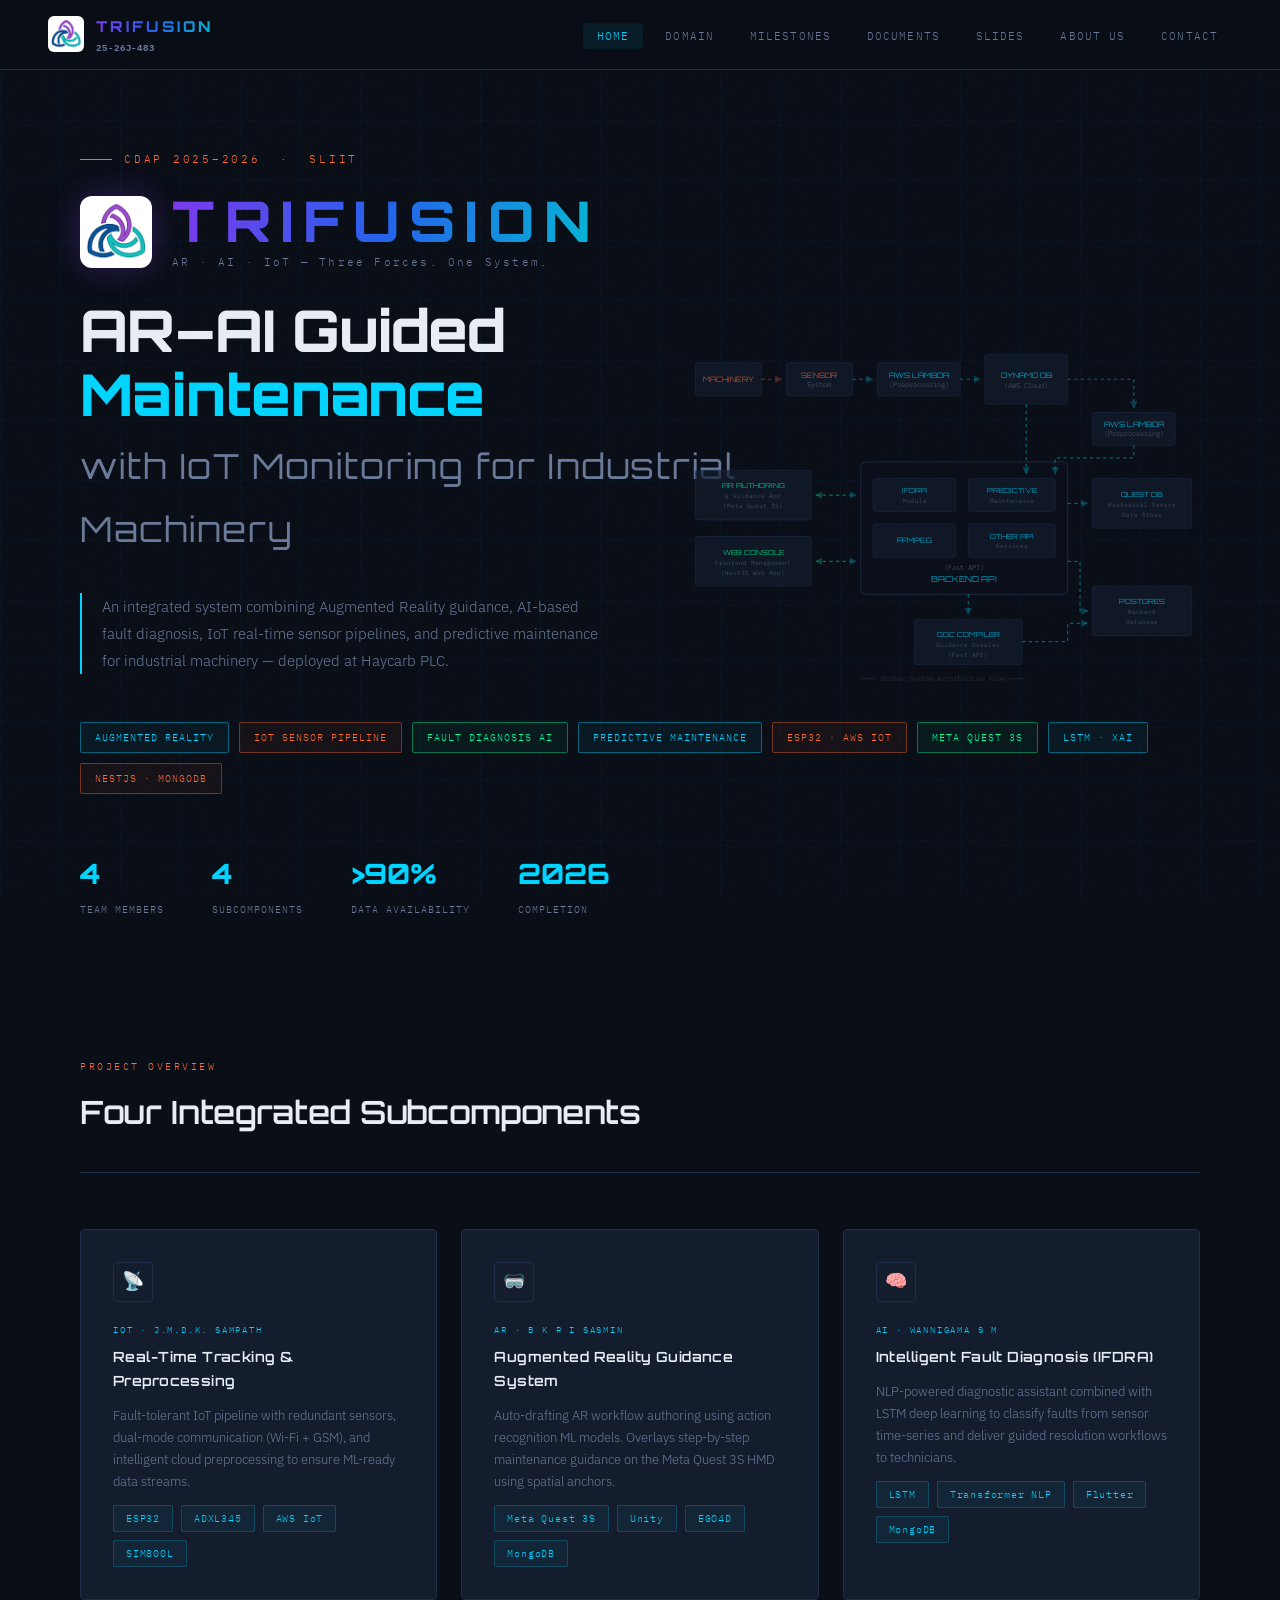
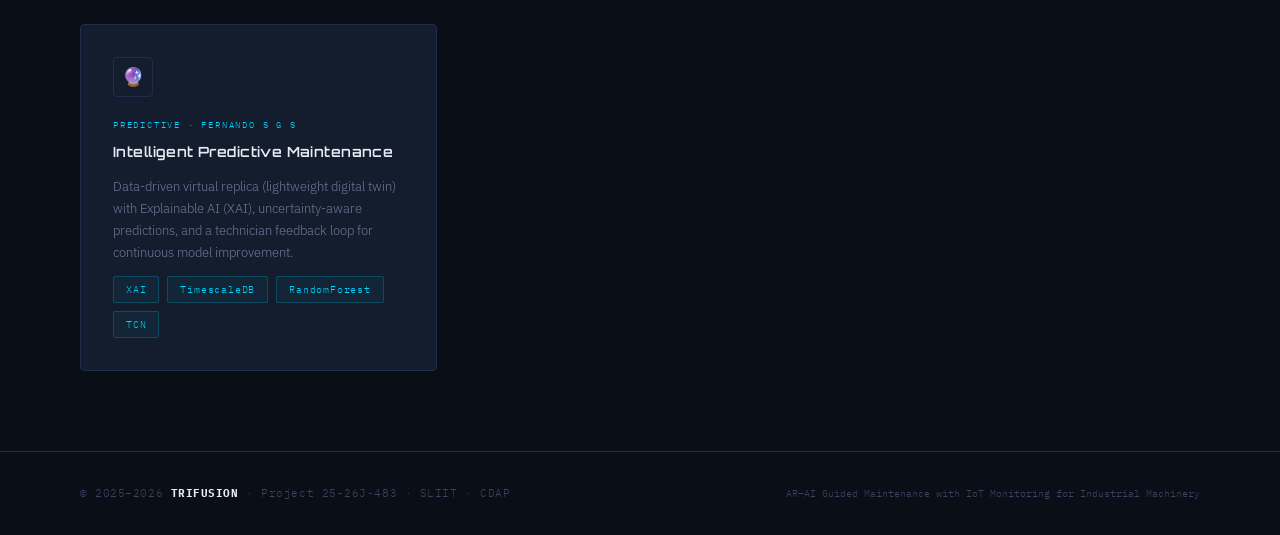
<file: index.html>
<!DOCTYPE html>
<html lang="en">
<head>
  <meta charset="UTF-8" />
  <meta name="viewport" content="width=device-width, initial-scale=1.0"/>
  <title>TRIFUSION | AR-AI Guided Maintenance</title>
  <link rel="stylesheet" href="css/style.css"/>
  <style>
    /* --- ENLARGE DIAGRAM ON DESKTOP --- */
    @media (min-width: 1024px) {
      .hero-visual svg {
        transform: scale(1.35); /* Increases the size by 35% */
        transform-origin: right center; /* Anchors it to the right side */
      }
    }

    /* --- DATA FLOW LINE ANIMATION --- */
    @keyframes flow-forward {
      from { stroke-dashoffset: 12; }
      to { stroke-dashoffset: 0; }
    }
    
    .flow-line {
      stroke-dasharray: 4 4; 
      animation: flow-forward 0.8s linear infinite; 
    }

    /* --- SEQUENTIAL NODE GLOW ANIMATION --- */
    @keyframes glow-orange {
      0%, 100% { stroke: #1e2d4a; filter: none; }
      10%, 25% { stroke: #ff6b35; filter: drop-shadow(0 0 10px rgba(255, 107, 53, 0.8)); }
      35% { stroke: #1e2d4a; filter: none; }
    }
    @keyframes glow-cyan {
      0%, 100% { stroke: #1e2d4a; filter: none; }
      10%, 25% { stroke: #00d4ff; filter: drop-shadow(0 0 10px rgba(0, 212, 255, 0.8)); }
      35% { stroke: #1e2d4a; filter: none; }
    }
    @keyframes glow-green {
      0%, 100% { stroke: #1e2d4a; filter: none; }
      10%, 25% { stroke: #00ff9d; filter: drop-shadow(0 0 10px rgba(0, 255, 157, 0.8)); }
      35% { stroke: #1e2d4a; filter: none; }
    }

    /* Assign base animations (6-second loop) */
    .node-orange { animation: glow-orange 6s infinite; }
    .node-cyan   { animation: glow-cyan 6s infinite; }
    .node-green  { animation: glow-green 6s infinite; }

    /* Sequence delays matching the architecture flow */
    .delay-1 { animation-delay: 0.0s; } /* Machinery */
    .delay-2 { animation-delay: 0.5s; } /* Sensor */
    .delay-3 { animation-delay: 1.0s; } /* Lambda 1 */
    .delay-4 { animation-delay: 1.5s; } /* Dynamo DB */
    .delay-5 { animation-delay: 2.0s; } /* Lambda 2 */
    .delay-6 { animation-delay: 2.5s; } /* Backend API Main Box */
    .delay-7 { animation-delay: 3.0s; } /* Internal Modules */
    .delay-8 { animation-delay: 3.5s; } /* DBs & Compilers */
    .delay-9 { animation-delay: 4.0s; } /* AR & Frontends */
  </style>
</head>
<body>

<nav>
  <a href="index.html" class="nav-logo">
    <img src="images/logo.png" alt="TRIFUSION Logo" class="nav-logo-img"/>
    <div class="nav-logo-text">
      <span class="nav-logo-name">TRIFUSION</span>
      <span class="project-id">25-26J-483</span>
    </div>
  </a>
  <ul class="nav-links">
    <li><a href="index.html">Home</a></li>
    <li><a href="pages/domain.html">Domain</a></li>
    <li><a href="pages/milestones.html">Milestones</a></li>
    <li><a href="pages/documents.html">Documents</a></li>
    <li><a href="pages/presentations.html">Slides</a></li>
    <li><a href="pages/about.html">About Us</a></li>
    <li><a href="pages/contact.html">Contact</a></li>
  </ul>
  <div class="hamburger">
    <span></span><span></span><span></span>
  </div>
</nav>

<div class="page">
  <section class="hero">

    <div class="hero-eyebrow">CDAP 2025–2026 &nbsp;·&nbsp; SLIIT</div>

    <!-- TRIFUSION Brand Block -->
    <div style="display:flex;align-items:center;gap:20px;margin-bottom:28px;">
      <img src="images/logo.png" alt="TRIFUSION" style="height:72px;width:72px;object-fit:contain;background:#fff;border-radius:12px;padding:6px;box-shadow:0 0 32px rgba(124,58,237,0.3);"/>
      <div>
        <div style="font-family:'Orbitron',monospace;font-size:clamp(32px,5vw,56px);font-weight:800;letter-spacing:0.18em;line-height:1;background:linear-gradient(90deg,#7c3aed,#2563eb,#06b6d4);-webkit-background-clip:text;-webkit-text-fill-color:transparent;background-clip:text;">TRIFUSION</div>
        <div style="font-family:'IBM Plex Mono',monospace;font-size:11px;color:var(--text-muted);letter-spacing:0.2em;margin-top:4px;">AR · AI · IoT — Three Forces. One System.</div>
      </div>
    </div>

    <h1>
      AR–AI Guided
      <span class="line-accent">Maintenance</span>
      <span class="line-dim">with IoT Monitoring for Industrial Machinery</span>
    </h1>

    <p class="hero-desc">
      An integrated system combining Augmented Reality guidance, AI-based fault diagnosis,
      IoT real-time sensor pipelines, and predictive maintenance for industrial machinery —
      deployed at Haycarb PLC.
    </p>

    <div class="hero-tags">
      <span class="tag cyan">Augmented Reality</span>
      <span class="tag orange">IoT Sensor Pipeline</span>
      <span class="tag green">Fault Diagnosis AI</span>
      <span class="tag cyan">Predictive Maintenance</span>
      <span class="tag orange">ESP32 · AWS IoT</span>
      <span class="tag green">Meta Quest 3S</span>
      <span class="tag cyan">LSTM · XAI</span>
      <span class="tag orange">NestJS · MongoDB</span>
    </div>

    <div class="hero-stats">
      <div class="stat">
        <span class="stat-value">4</span>
        <span class="stat-label">Team Members</span>
      </div>
      <div class="stat">
        <span class="stat-value">4</span>
        <span class="stat-label">Subcomponents</span>
      </div>
      <div class="stat">
        <span class="stat-value">&gt;90%</span>
        <span class="stat-label">Data Availability</span>
      </div>
      <div class="stat">
        <span class="stat-value">2026</span>
        <span class="stat-label">Completion</span>
      </div>
    </div>

    <!-- UPDATED Inline SVG system diagram -->
    <div class="hero-visual">
      <svg viewBox="0 0 620 420" xmlns="http://www.w3.org/2000/svg" width="100%">
        <defs>
          <!-- Forward Arrows -->
          <marker id="arrow-cyan" markerWidth="6" markerHeight="6" refX="5" refY="3" orient="auto">
            <path d="M0,0 L6,3 L0,6 Z" fill="#00d4ff" opacity="0.6"/>
          </marker>
          <marker id="arrow-orange" markerWidth="6" markerHeight="6" refX="5" refY="3" orient="auto">
            <path d="M0,0 L6,3 L0,6 Z" fill="#ff6b35" opacity="0.6"/>
          </marker>
          <!-- Reverse Arrows for Bidirectional lines -->
          <marker id="arrow-green-rev" markerWidth="6" markerHeight="6" refX="1" refY="3" orient="auto">
            <path d="M6,0 L0,3 L6,6 Z" fill="#00ff9d" opacity="0.6"/>
          </marker>
        </defs>

        <!-- ==========================================
             DATA SOURCE LAYER (Top Left) 
        =========================================== -->
        
        <!-- Machinery -->
        <rect x="10" y="20" width="80" height="40" rx="3" fill="#131d2e" stroke="#1e2d4a" class="node-orange delay-1"/>
        <text x="50" y="43" text-anchor="middle" font-family="Orbitron" font-size="9" fill="#ff6b35">MACHINERY</text>

        <!-- Sensor System -->
        <rect x="120" y="20" width="80" height="40" rx="3" fill="#131d2e" stroke="#1e2d4a" class="node-orange delay-2"/>
        <text x="160" y="38" text-anchor="middle" font-family="Orbitron" font-size="9" fill="#ff6b35">SENSOR</text>
        <text x="160" y="49" text-anchor="middle" font-family="IBM Plex Mono" font-size="8" fill="#6b7a99">System</text>

        <!-- AWS Lambda 1 (Preprocessing) -->
        <rect x="230" y="20" width="100" height="40" rx="3" fill="#131d2e" stroke="#1e2d4a" class="node-cyan delay-3"/>
        <text x="280" y="38" text-anchor="middle" font-family="Orbitron" font-size="9" fill="#00d4ff">AWS LAMBDA</text>
        <text x="280" y="49" text-anchor="middle" font-family="IBM Plex Mono" font-size="8" fill="#6b7a99">(Preprocessing)</text>

        <!-- Dynamo DB -->
        <rect x="360" y="10" width="100" height="60" rx="3" fill="#131d2e" stroke="#1e2d4a" class="node-cyan delay-4"/>
        <text x="410" y="38" text-anchor="middle" font-family="Orbitron" font-size="9" fill="#00d4ff">DYNAMO DB</text>
        <text x="410" y="50" text-anchor="middle" font-family="IBM Plex Mono" font-size="8" fill="#6b7a99">(AWS Cloud)</text>

        <!-- AWS Lambda 2 (Preprocessing) -->
        <rect x="490" y="80" width="100" height="40" rx="3" fill="#131d2e" stroke="#1e2d4a" class="node-cyan delay-5"/>
        <text x="540" y="98" text-anchor="middle" font-family="Orbitron" font-size="9" fill="#00d4ff">AWS LAMBDA</text>
        <text x="540" y="109" text-anchor="middle" font-family="IBM Plex Mono" font-size="8" fill="#6b7a99">(Preprocessing)</text>


        <!-- ==========================================
             CORE BACKEND LAYER (Center) 
        =========================================== -->

        <!-- Backend API Container Box -->
        <rect x="210" y="140" width="250" height="160" rx="6" fill="#0b111c" stroke="#1e2d4a" stroke-width="1.5" class="node-cyan delay-6"/>
        <text x="335" y="285" text-anchor="middle" font-family="Orbitron" font-size="10" fill="#00d4ff">BACKEND API</text>
        <text x="335" y="271" text-anchor="middle" font-family="IBM Plex Mono" font-size="8" fill="#6b7a99">(Fast API)</text>

        <!-- IFDRA Module -->
        <rect x="225" y="160" width="100" height="40" rx="3" fill="#131d2e" stroke="#1e2d4a" class="node-cyan delay-7"/>
        <text x="275" y="178" text-anchor="middle" font-family="Orbitron" font-size="8.5" fill="#00d4ff">IFDRA</text>
        <text x="275" y="189" text-anchor="middle" font-family="IBM Plex Mono" font-size="7.5" fill="#6b7a99">Module</text>

        <!-- Predictive Maintenance Module -->
        <rect x="340" y="160" width="105" height="40" rx="3" fill="#131d2e" stroke="#1e2d4a" class="node-cyan delay-7"/>
        <text x="392.5" y="178" text-anchor="middle" font-family="Orbitron" font-size="8.5" fill="#00d4ff">PREDICTIVE</text>
        <text x="392.5" y="189" text-anchor="middle" font-family="IBM Plex Mono" font-size="7.5" fill="#6b7a99">Maintenance</text>

        <!-- FFMPEG -->
        <rect x="225" y="215" width="100" height="40" rx="3" fill="#131d2e" stroke="#1e2d4a" class="node-cyan delay-7"/>
        <text x="275" y="238" text-anchor="middle" font-family="Orbitron" font-size="9" fill="#00d4ff">FFMPEG</text>

        <!-- Other API Services -->
        <rect x="340" y="215" width="105" height="40" rx="3" fill="#131d2e" stroke="#1e2d4a" class="node-cyan delay-7"/>
        <text x="392.5" y="233" text-anchor="middle" font-family="Orbitron" font-size="8.5" fill="#00d4ff">OTHER API</text>
        <text x="392.5" y="244" text-anchor="middle" font-family="IBM Plex Mono" font-size="7.5" fill="#6b7a99">Services</text>


        <!-- ==========================================
             FRONTEND / AR LAYER (Left) 
        =========================================== -->

        <!-- AR Authoring -->
        <rect x="10" y="150" width="140" height="60" rx="3" fill="#131d2e" stroke="#1e2d4a" class="node-green delay-9"/>
        <text x="80" y="172" text-anchor="middle" font-family="Orbitron" font-size="8.5" fill="#00ff9d">AR AUTHORING</text>
        <text x="80" y="184" text-anchor="middle" font-family="IBM Plex Mono" font-size="7.5" fill="#6b7a99">&amp; Guidance App</text>
        <text x="80" y="196" text-anchor="middle" font-family="IBM Plex Mono" font-size="7.5" fill="#6b7a99">(Meta Quest 3S)</text>

        <!-- Frontend Console -->
        <rect x="10" y="230" width="140" height="60" rx="3" fill="#131d2e" stroke="#1e2d4a" class="node-green delay-9"/>
        <text x="80" y="252" text-anchor="middle" font-family="Orbitron" font-size="8.5" fill="#00ff9d">WEB CONSOLE</text>
        <text x="80" y="264" text-anchor="middle" font-family="IBM Plex Mono" font-size="7.5" fill="#6b7a99">Frontend Management</text>
        <text x="80" y="276" text-anchor="middle" font-family="IBM Plex Mono" font-size="7.5" fill="#6b7a99">(NextJS Web App)</text>


        <!-- ==========================================
             DATABASE & COMPILER LAYER (Right/Bottom) 
        =========================================== -->

        <!-- Quest DB -->
        <rect x="490" y="160" width="120" height="60" rx="3" fill="#131d2e" stroke="#1e2d4a" class="node-cyan delay-8"/>
        <text x="550" y="182" text-anchor="middle" font-family="Orbitron" font-size="8.5" fill="#00d4ff">QUEST DB</text>
        <text x="550" y="194" text-anchor="middle" font-family="IBM Plex Mono" font-size="7.5" fill="#6b7a99">Historical Sensor</text>
        <text x="550" y="206" text-anchor="middle" font-family="IBM Plex Mono" font-size="7.5" fill="#6b7a99">Data Store</text>

        <!-- Postgres DB -->
        <rect x="490" y="290" width="120" height="60" rx="3" fill="#131d2e" stroke="#1e2d4a" class="node-cyan delay-8"/>
        <text x="550" y="312" text-anchor="middle" font-family="Orbitron" font-size="8.5" fill="#00d4ff">POSTGRES</text>
        <text x="550" y="324" text-anchor="middle" font-family="IBM Plex Mono" font-size="7.5" fill="#6b7a99">Backend</text>
        <text x="550" y="336" text-anchor="middle" font-family="IBM Plex Mono" font-size="7.5" fill="#6b7a99">Database</text>

        <!-- Guidance Overlay Compiler -->
        <rect x="275" y="330" width="130" height="55" rx="3" fill="#131d2e" stroke="#1e2d4a" class="node-cyan delay-8"/>
        <text x="340" y="352" text-anchor="middle" font-family="Orbitron" font-size="8.5" fill="#00d4ff">GOC COMPILER</text>
        <text x="340" y="364" text-anchor="middle" font-family="IBM Plex Mono" font-size="7.5" fill="#6b7a99">Guidance Overlay</text>
        <text x="340" y="376" text-anchor="middle" font-family="IBM Plex Mono" font-size="7.5" fill="#6b7a99">(Fast API)</text>


        <!-- ==========================================
             CONNECTING LINES & ARROWS 
             (Added 'flow-line' class for animation)
        =========================================== -->

        <!-- Data Ingestion (Top Row) -->
        <line class="flow-line" x1="90" y1="40" x2="114" y2="40" stroke="#ff6b35" stroke-width="1.5" marker-end="url(#arrow-orange)" opacity="0.6"/>
        <line class="flow-line" x1="200" y1="40" x2="224" y2="40" stroke="#00d4ff" stroke-width="1.5" marker-end="url(#arrow-cyan)" opacity="0.6"/>
        <line class="flow-line" x1="330" y1="40" x2="354" y2="40" stroke="#00d4ff" stroke-width="1.5" marker-end="url(#arrow-cyan)" opacity="0.6"/>
        
        <!-- Dynamo out to Lambda 2 -->
        <path class="flow-line" d="M460,40 L540,40 L540,74" fill="none" stroke="#00d4ff" stroke-width="1.5" marker-end="url(#arrow-cyan)" opacity="0.6"/>
        
        <!-- Dynamo out to Predictive Maintenance -->
        <path class="flow-line" d="M410,70 L410,154" fill="none" stroke="#00d4ff" stroke-width="1.5" marker-end="url(#arrow-cyan)" opacity="0.6"/>

        <!-- Lambda 2 to Backend API -->
        <path class="flow-line" d="M540,120 L540,135 L445,135 L445,154" fill="none" stroke="#00d4ff" stroke-width="1.5" marker-end="url(#arrow-cyan)" opacity="0.6"/>

        <!-- Backend API to External DBs -->
        <!-- To Quest DB -->
        <line class="flow-line" x1="460" y1="190" x2="484" y2="190" stroke="#00d4ff" stroke-width="1.5" marker-end="url(#arrow-cyan)" opacity="0.6"/>
        <!-- To Postgres DB -->
        <path class="flow-line" d="M460,260 L475,260 L475,320 L484,320" fill="none" stroke="#00d4ff" stroke-width="1.5" marker-end="url(#arrow-cyan)" opacity="0.6"/>

        <!-- Backend API to GOC Compiler -->
        <line class="flow-line" x1="340" y1="300" x2="340" y2="324" stroke="#00d4ff" stroke-width="1.5" marker-end="url(#arrow-cyan)" opacity="0.6"/>

        <!-- GOC Compiler to Postgres DB -->
        <path class="flow-line" d="M405,357 L460,357 L460,335 L484,335" fill="none" stroke="#00d4ff" stroke-width="1.5" marker-end="url(#arrow-cyan)" opacity="0.6"/>

        <!-- Bidirectional App Integrations (Left Side) -->
        <!-- AR App <-> Backend API -->
        <line class="flow-line" x1="156" y1="180" x2="204" y2="180" stroke="#00ff9d" stroke-width="1.5" marker-start="url(#arrow-green-rev)" marker-end="url(#arrow-cyan)" opacity="0.6"/>
        <!-- Frontend Console <-> Backend API -->
        <line class="flow-line" x1="156" y1="260" x2="204" y2="260" stroke="#00ff9d" stroke-width="1.5" marker-start="url(#arrow-green-rev)" marker-end="url(#arrow-cyan)" opacity="0.6"/>

        <!-- System Architecture Label -->
        <text x="310" y="405" text-anchor="middle" font-family="IBM Plex Mono" font-size="8" fill="#3a4560">──── Master System Architecture Flow ────</text>
      </svg>
    </div>

  </section>

  <!-- Overview cards -->
  <section class="section">
    <div class="section-header">
      <div class="section-title-block">
        <div class="section-eyebrow">Project Overview</div>
        <h2 class="section-title">Four Integrated Subcomponents</h2>
      </div>
    </div>

    <div class="cards-grid">

      <div class="card">
        <div class="card-icon">📡</div>
        <div class="card-label">IoT · J.M.D.K. Sampath</div>
        <h3>Real-Time Tracking & Preprocessing</h3>
        <p>Fault-tolerant IoT pipeline with redundant sensors, dual-mode communication (Wi-Fi + GSM), and intelligent cloud preprocessing to ensure ML-ready data streams.</p>
        <div class="tech-list">
          <span class="tech-pill">ESP32</span>
          <span class="tech-pill">ADXL345</span>
          <span class="tech-pill">AWS IoT</span>
          <span class="tech-pill">SIM800L</span>
        </div>
      </div>

      <div class="card">
        <div class="card-icon">🥽</div>
        <div class="card-label">AR · B K R I Sasmin</div>
        <h3>Augmented Reality Guidance System</h3>
        <p>Auto-drafting AR workflow authoring using action recognition ML models. Overlays step-by-step maintenance guidance on the Meta Quest 3S HMD using spatial anchors.</p>
        <div class="tech-list">
          <span class="tech-pill">Meta Quest 3S</span>
          <span class="tech-pill">Unity</span>
          <span class="tech-pill">EGO4D</span>
          <span class="tech-pill">MongoDB</span>
        </div>
      </div>

      <div class="card">
        <div class="card-icon">🧠</div>
        <div class="card-label">AI · Wannigama S M</div>
        <h3>Intelligent Fault Diagnosis (IFDRA)</h3>
        <p>NLP-powered diagnostic assistant combined with LSTM deep learning to classify faults from sensor time-series and deliver guided resolution workflows to technicians.</p>
        <div class="tech-list">
          <span class="tech-pill">LSTM</span>
          <span class="tech-pill">Transformer NLP</span>
          <span class="tech-pill">Flutter</span>
          <span class="tech-pill">MongoDB</span>
        </div>
      </div>

      <div class="card">
        <div class="card-icon">🔮</div>
        <div class="card-label">Predictive · Fernando S G S</div>
        <h3>Intelligent Predictive Maintenance</h3>
        <p>Data-driven virtual replica (lightweight digital twin) with Explainable AI (XAI), uncertainty-aware predictions, and a technician feedback loop for continuous model improvement.</p>
        <div class="tech-list">
          <span class="tech-pill">XAI</span>
          <span class="tech-pill">TimescaleDB</span>
          <span class="tech-pill">RandomForest</span>
          <span class="tech-pill">TCN</span>
        </div>
      </div>

    </div>
  </section>

  <footer>
    <div class="footer-left">© 2025–2026 <strong style="color:var(--text-primary)">TRIFUSION</strong> · Project 25-26J-483 · SLIIT · CDAP</div>
    <div class="footer-right">AR–AI Guided Maintenance with IoT Monitoring for Industrial Machinery</div>
  </footer>
</div>

<script src="js/main.js"></script>
</body>
</html>
</file>
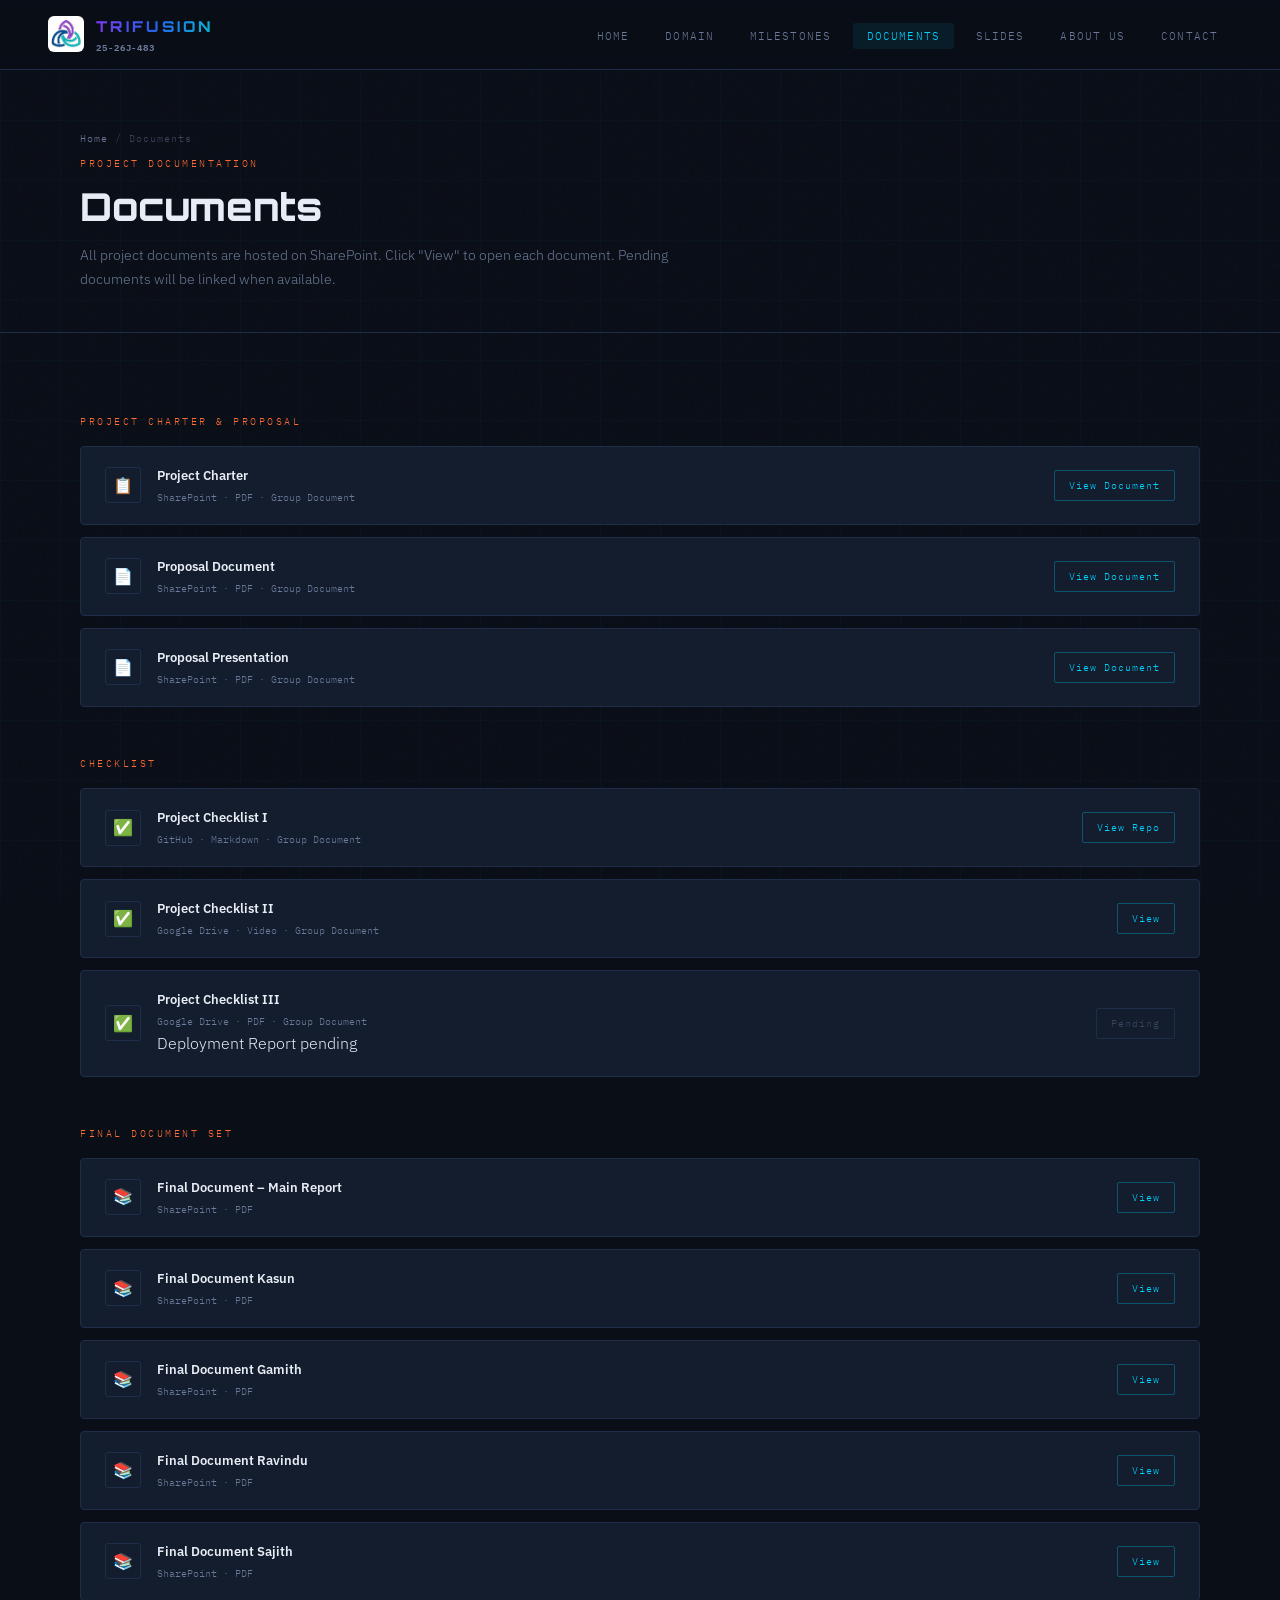
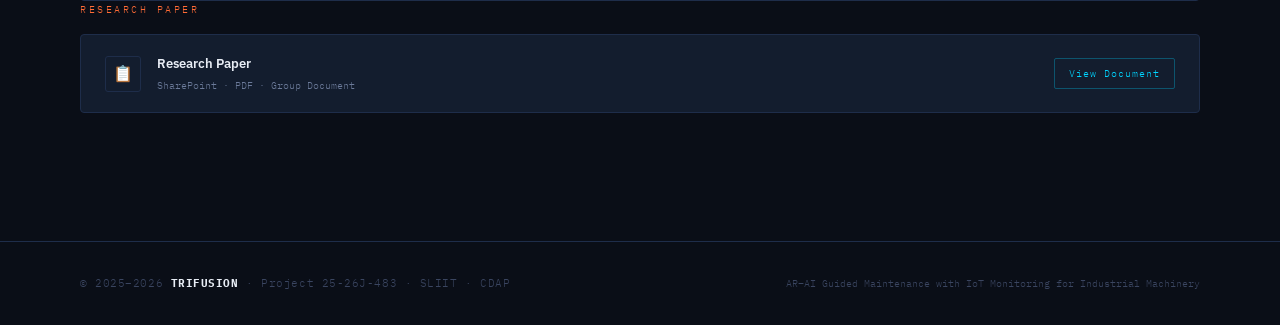
<file: pages/documents.html>
<!DOCTYPE html>
<html lang="en">
<head>
  <meta charset="UTF-8"/>
  <meta name="viewport" content="width=device-width, initial-scale=1.0"/>
  <title>Documents | TRIFUSION</title>
  <link rel="stylesheet" href="../css/style.css"/>
</head>
<body>

<nav>
  <a href="../index.html" class="nav-logo">
    <img src="../images/logo.png" alt="TRIFUSION Logo" class="nav-logo-img"/>
    <div class="nav-logo-text">
      <span class="nav-logo-name">TRIFUSION</span>
      <span class="project-id">25-26J-483</span>
    </div>
  </a>
  <ul class="nav-links">
    <li><a href="../index.html">Home</a></li>
    <li><a href="domain.html">Domain</a></li>
    <li><a href="milestones.html">Milestones</a></li>
    <li><a href="documents.html">Documents</a></li>
    <li><a href="presentations.html">Slides</a></li>
    <li><a href="about.html">About Us</a></li>
    <li><a href="contact.html">Contact</a></li>
  </ul>
  <div class="hamburger"><span></span><span></span><span></span></div>
</nav>

<div class="page">
  <div class="page-header">
    <div class="breadcrumb"><a href="../index.html">Home</a> / Documents</div>
    <div class="page-header-eyebrow">Project Documentation</div>
    <h1>Documents</h1>
    <p>All project documents are hosted on SharePoint. Click "View" to open each document. Pending documents will be linked when available.</p>
  </div>

  <section class="section">

    <!-- Group A: Charter & Proposal -->
    <div class="section-eyebrow" style="margin-bottom:16px;">Project Charter & Proposal</div>
    <div class="doc-list" style="margin-bottom:48px;">

      <div class="doc-item">
        <div class="doc-info">
          <div class="doc-icon">📋</div>
          <div>
            <div class="doc-name">Project Charter</div>
            <div class="doc-type">SharePoint · PDF · Group Document</div>
          </div>
        </div>
        <!-- Replace # with your SharePoint link -->
        <a href="https://mysliit-my.sharepoint.com/:b:/g/personal/it22347558_my_sliit_lk/IQC-UQ0Tyul8RZvjs_3IA0MeAVvCuSTrW4g33L9lwh-Uvbk?e=LpQOPx" class="doc-link">View Document</a>
      </div>

      <div class="doc-item">
        <div class="doc-info">
          <div class="doc-icon">📄</div>
          <div>
            <div class="doc-name">Proposal Document</div>
            <div class="doc-type">SharePoint · PDF · Group Document</div>
          </div>
        </div>
        <a href="https://mysliit-my.sharepoint.com/:b:/g/personal/it22347558_my_sliit_lk/IQBTMDTMGFpeQYC_uS9zfUlpAe9eWEqdSmZdhrn_5d3mhYo?e=R8b96g" class="doc-link">View Document</a>
      </div>
      
      <div class="doc-item">
        <div class="doc-info">
          <div class="doc-icon">📄</div>
          <div>
            <div class="doc-name">Proposal Presentation</div>
            <div class="doc-type">SharePoint · PDF · Group Document</div>
          </div>
        </div>
        <a href="https://mysliit-my.sharepoint.com/:p:/g/personal/it22347558_my_sliit_lk/IQAtcJt6E1W9ToWhR_nga6x-AWT9ya-oq3Qf2-s2dsJ-dX0?e=7eadtN" class="doc-link">View Document</a>
      </div>

    </div>

    <!-- Group E: Checklist section one 2wo and 3 -->
    <div class="section-eyebrow" style="margin-bottom:16px;">Checklist</div>
    <div class="doc-list" style="margin-bottom:48px;">

      <!-- Group E: Checklist section 1 github repolink -->
      <div class="doc-item">
        <div class="doc-info">
          <div class="doc-icon">✅</div>
          <div>
            <div class="doc-name">Project Checklist I</div>
            <div class="doc-type">GitHub · Markdown · Group Document</div>
          </div>
        </div>
        <a href="https://github.com/TRIFUSION-IOT-AI-AR/MANAGEMENT-APP.git" class="doc-link">View Repo</a>
      </div>

      <!-- Group E: Checklist section 2 demo video link -->
      <div class="doc-item">
        <div class="doc-info">
          <div class="doc-icon">✅</div>
          <div>
            <div class="doc-name">Project Checklist II</div>
            <div class="doc-type">Google Drive · Video · Group Document</div>
          </div>
        </div>
        <a href="https://drive.google.com/file/d/1SbxMyXdhd4CsOGM_qB-uym7PrIRHh1jg/view?usp=sharing" class="doc-link">View</a>
      </div>
      <!-- Group E: Checklist section 3 deployment report pending -->
      <div class="doc-item">
        <div class="doc-info">
          <div class="doc-icon">✅</div>
          <div>
            <div class="doc-name">Project Checklist III</div>
            <div class="doc-type">Google Drive · PDF · Group Document</div>
            <div class="doc-note">Deployment Report pending</div>
            </div>
          </div>
        <a href="#" class="doc-link pending">Pending</a>
        </div>
    </div>



    <!-- Group E: Final Documents -->
    <div class="section-eyebrow" style="margin-bottom:16px;">Final Document Set</div>
    <div class="doc-list">

      <div class="doc-item">
        <div class="doc-info">
          <div class="doc-icon">📚</div>
          <div>
            <div class="doc-name">Final Document – Main Report</div>
            <div class="doc-type">SharePoint · PDF</div>
          </div>
        </div>
        <a href="https://mysliit.sharepoint.com/:w:/s/CDAPSubmissionCloud/IQAowpPr3qkRSYE9b69bAa3MAffjhWZptaUJZ9zXh4qz7z4?e=VWaRPi" class="doc-link">View</a>
      </div>
      <div class="doc-item">
        <div class="doc-info">
          <div class="doc-icon">📚</div>
          <div>
            <div class="doc-name">Final Document Kasun</div>
            <div class="doc-type">SharePoint · PDF</div>
          </div>
        </div>
        <a href="https://mysliit.sharepoint.com/:w:/s/CDAPSubmissionCloud/IQAowpPr3qkRSYE9b69bAa3MAffjhWZptaUJZ9zXh4qz7z4?e=VWaRPi" class="doc-link">View</a>
      </div>
      <div class="doc-item">
        <div class="doc-info">
          <div class="doc-icon">📚</div>
          <div>
            <div class="doc-name">Final Document Gamith</div>
            <div class="doc-type">SharePoint · PDF</div>
          </div>
        </div>
        <a href="https://mysliit.sharepoint.com/:w:/s/CDAPSubmissionCloud/IQBsrJWyE7U3TbBu97qq0bv7AWLLmQQtMwe56ryudIEXrkY?e=fZDkFB" class="doc-link">View</a>
      </div>
      <div class="doc-item">
        <div class="doc-info">
          <div class="doc-icon">📚</div>
          <div>
            <div class="doc-name">Final Document Ravindu</div>
            <div class="doc-type">SharePoint · PDF</div>
          </div>
        </div>
        <a href="https://mysliit.sharepoint.com/:w:/s/CDAPSubmissionCloud/IQAbfoYN9zoTTJvgom_ypZLVAYHhJvZT5_tO73pAGKyJEO0?e=IfmUOI" class="doc-link">View</a>
      </div>
      <div class="doc-item">
        <div class="doc-info">
          <div class="doc-icon">📚</div>
          <div>
            <div class="doc-name">Final Document Sajith</div>
            <div class="doc-type">SharePoint · PDF</div>
          </div>
        </div>
        <a href="https://mysliit.sharepoint.com/:w:/s/CDAPSubmissionCloud/IQB-yn4ZP_MmSJbylnr9IL9fAWMeO_MiahLFwWpE50F24FE?e=qCqYyt" class="doc-link">View</a>
      </div>



    </div>

    <div class="section-eyebrow" style="margin-bottom:16px;">Research Paper</div>
    <div class="doc-list" style="margin-bottom:48px;">

      <div class="doc-item">
        <div class="doc-info">
          <div class="doc-icon">📋</div>
          <div>
            <div class="doc-name">Research Paper</div>
            <div class="doc-type">SharePoint · PDF · Group Document</div>
          </div>
        </div>
        <!-- Replace # with your SharePoint link -->
        <a href="https://mysliit.sharepoint.com/:b:/s/CDAPSubmissionCloud/IQBaaqwNzJLkRLiSXhjG1hTfAY5G6T52zb-nzAMENRoUX0M?e=h2im6Q" class="doc-link">View Document</a>
      </div>

    </div>

  </section>

  <footer>
    <div class="footer-left">© 2025–2026 <strong style="color:var(--text-primary)">TRIFUSION</strong> · Project 25-26J-483 · SLIIT · CDAP</div>
    <div class="footer-right">AR–AI Guided Maintenance with IoT Monitoring for Industrial Machinery</div>
  </footer>
</div>

<script src="../js/main.js"></script>
</body>
</html>
</file>
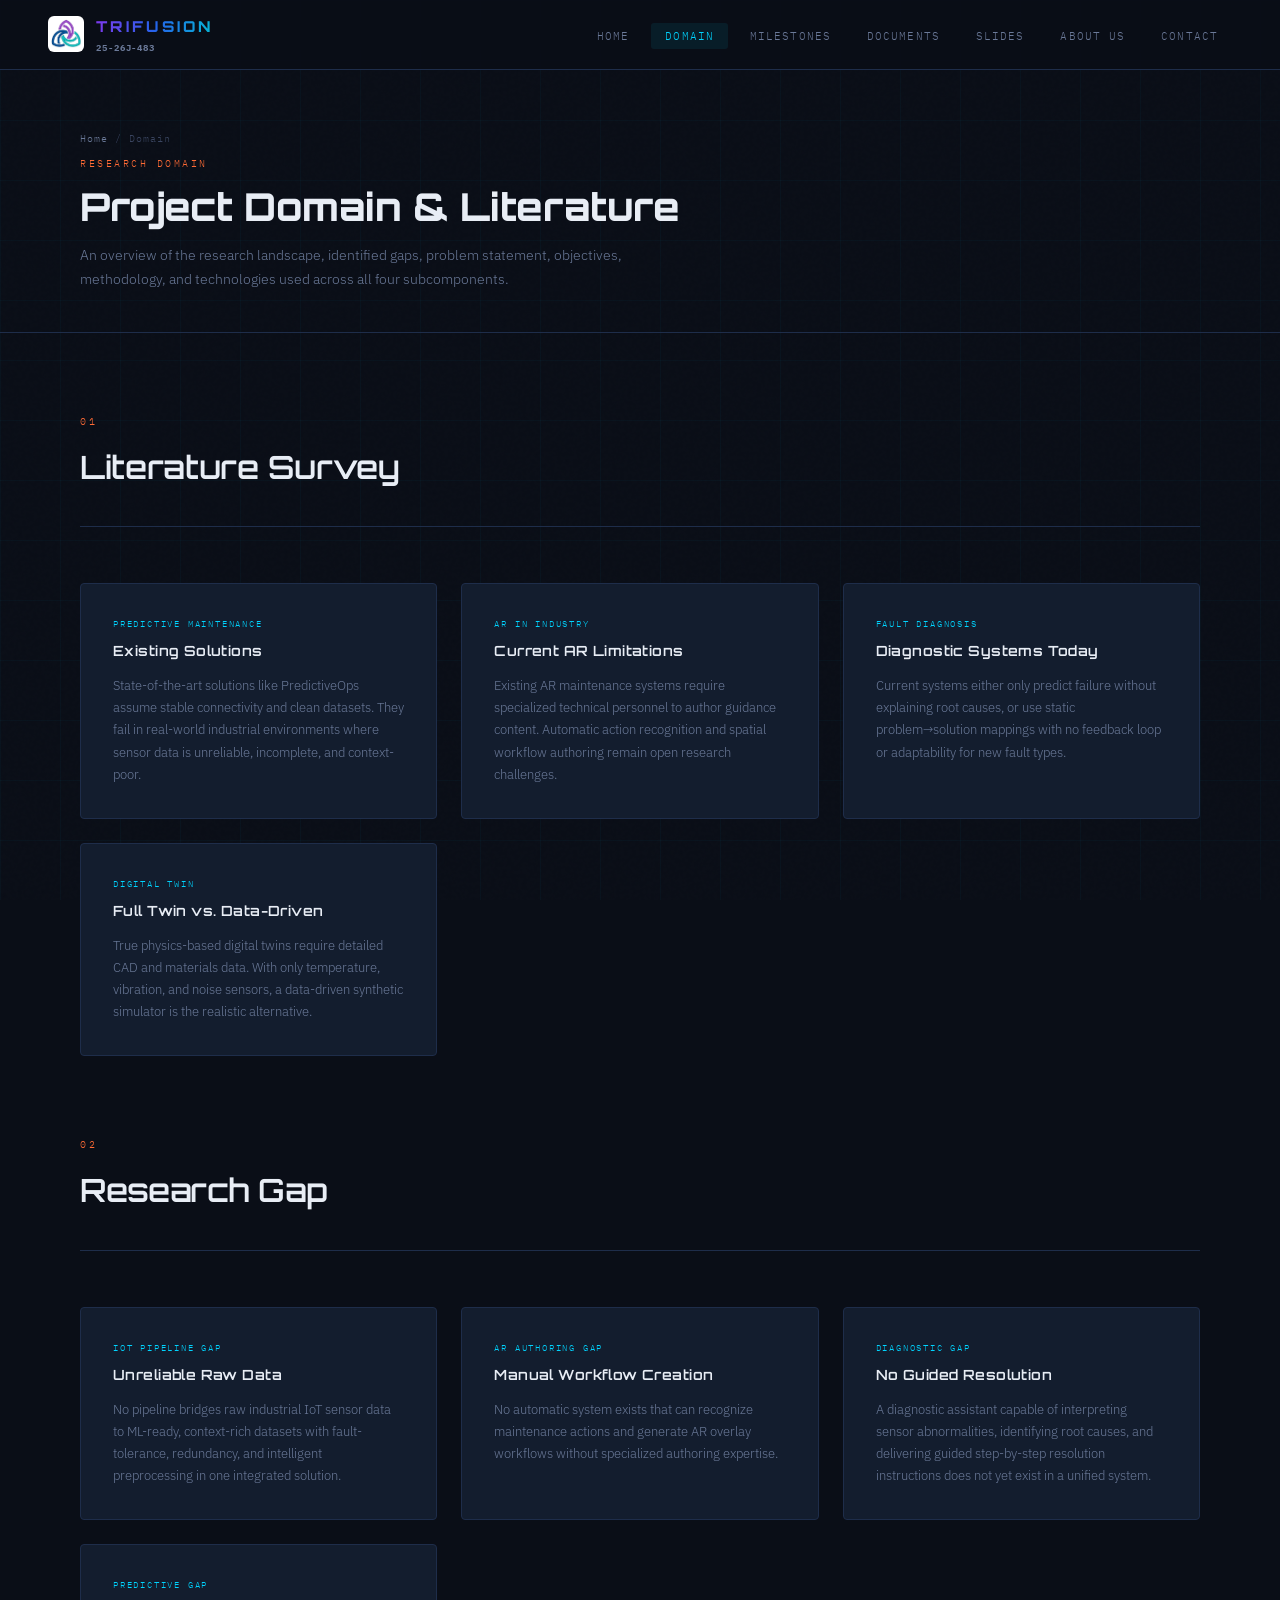
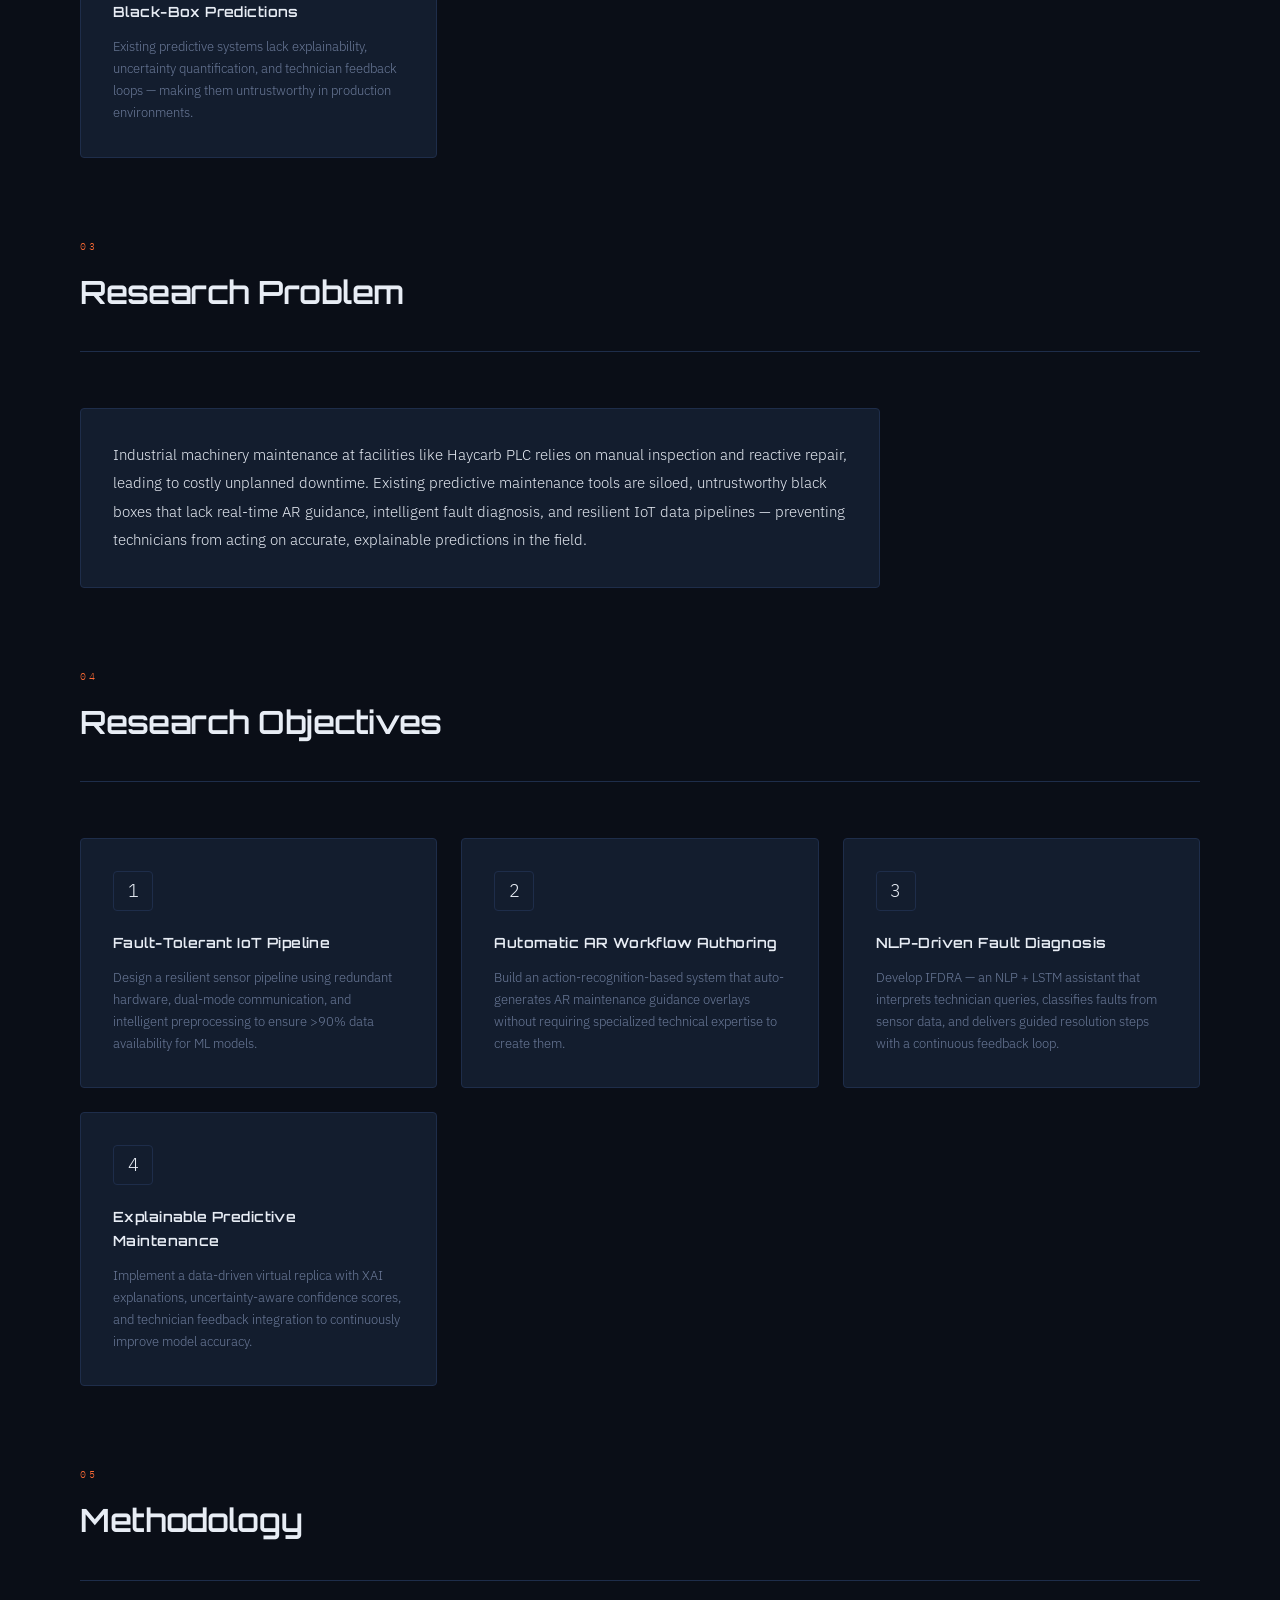
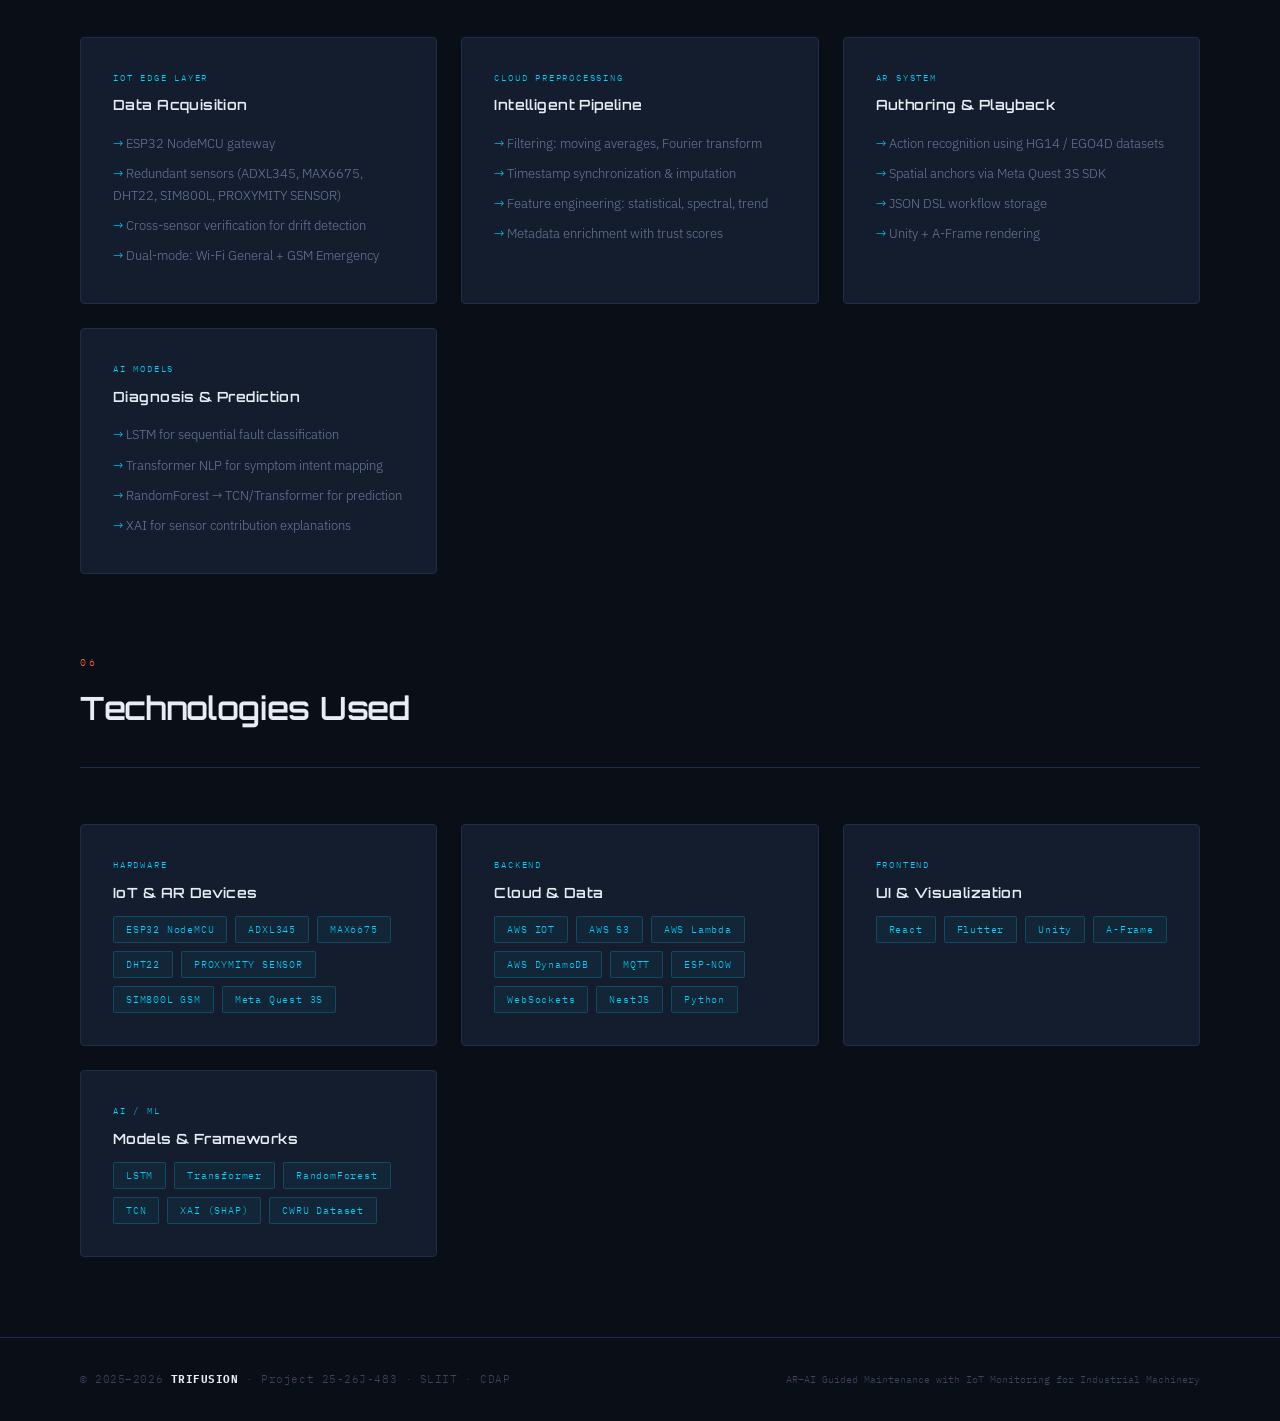
<file: pages/domain.html>
<!DOCTYPE html>
<html lang="en">
<head>
  <meta charset="UTF-8"/>
  <meta name="viewport" content="width=device-width, initial-scale=1.0"/>
  <title>Domain | TRIFUSION</title>
  <link rel="stylesheet" href="../css/style.css"/>
</head>
<body>

<nav>
  <a href="../index.html" class="nav-logo">
    <img src="../images/logo.png" alt="TRIFUSION Logo" class="nav-logo-img"/>
    <div class="nav-logo-text">
      <span class="nav-logo-name">TRIFUSION</span>
      <span class="project-id">25-26J-483</span>
    </div>
  </a>
  <ul class="nav-links">
    <li><a href="../index.html">Home</a></li>
    <li><a href="domain.html">Domain</a></li>
    <li><a href="milestones.html">Milestones</a></li>
    <li><a href="documents.html">Documents</a></li>
    <li><a href="presentations.html">Slides</a></li>
    <li><a href="about.html">About Us</a></li>
    <li><a href="contact.html">Contact</a></li>
  </ul>
  <div class="hamburger"><span></span><span></span><span></span></div>
</nav>

<div class="page">

  <div class="page-header">
    <div class="breadcrumb"><a href="../index.html">Home</a> / Domain</div>
    <div class="page-header-eyebrow">Research Domain</div>
    <h1>Project Domain & Literature</h1>
    <p>An overview of the research landscape, identified gaps, problem statement, objectives, methodology, and technologies used across all four subcomponents.</p>
  </div>

  <section class="section">
    <div class="section-header">
      <div class="section-title-block">
        <div class="section-eyebrow">01</div>
        <h2 class="section-title">Literature Survey</h2>
      </div>
    </div>
    <div class="cards-grid">
      <div class="card">
        <div class="card-label">Predictive Maintenance</div>
        <h3>Existing Solutions</h3>
        <p>State-of-the-art solutions like PredictiveOps assume stable connectivity and clean datasets. They fail in real-world industrial environments where sensor data is unreliable, incomplete, and context-poor.</p>
      </div>
      <div class="card">
        <div class="card-label">AR in Industry</div>
        <h3>Current AR Limitations</h3>
        <p>Existing AR maintenance systems require specialized technical personnel to author guidance content. Automatic action recognition and spatial workflow authoring remain open research challenges.</p>
      </div>
      <div class="card">
        <div class="card-label">Fault Diagnosis</div>
        <h3>Diagnostic Systems Today</h3>
        <p>Current systems either only predict failure without explaining root causes, or use static problem→solution mappings with no feedback loop or adaptability for new fault types.</p>
      </div>
      <div class="card">
        <div class="card-label">Digital Twin</div>
        <h3>Full Twin vs. Data-Driven</h3>
        <p>True physics-based digital twins require detailed CAD and materials data. With only temperature, vibration, and noise sensors, a data-driven synthetic simulator is the realistic alternative.</p>
      </div>
    </div>
  </section>

  <section class="section" style="padding-top:0">
    <div class="section-header">
      <div class="section-title-block">
        <div class="section-eyebrow">02</div>
        <h2 class="section-title">Research Gap</h2>
      </div>
    </div>
    <div class="cards-grid">
      <div class="card">
        <div class="card-label">IoT Pipeline Gap</div>
        <h3>Unreliable Raw Data</h3>
        <p>No pipeline bridges raw industrial IoT sensor data to ML-ready, context-rich datasets with fault-tolerance, redundancy, and intelligent preprocessing in one integrated solution.</p>
      </div>
      <div class="card">
        <div class="card-label">AR Authoring Gap</div>
        <h3>Manual Workflow Creation</h3>
        <p>No automatic system exists that can recognize maintenance actions and generate AR overlay workflows without specialized authoring expertise.</p>
      </div>
      <div class="card">
        <div class="card-label">Diagnostic Gap</div>
        <h3>No Guided Resolution</h3>
        <p>A diagnostic assistant capable of interpreting sensor abnormalities, identifying root causes, and delivering guided step-by-step resolution instructions does not yet exist in a unified system.</p>
      </div>
      <div class="card">
        <div class="card-label">Predictive Gap</div>
        <h3>Black-Box Predictions</h3>
        <p>Existing predictive systems lack explainability, uncertainty quantification, and technician feedback loops — making them untrustworthy in production environments.</p>
      </div>
    </div>
  </section>

  <section class="section" style="padding-top:0">
    <div class="section-header">
      <div class="section-title-block">
        <div class="section-eyebrow">03</div>
        <h2 class="section-title">Research Problem</h2>
      </div>
    </div>
    <div class="card" style="max-width:800px">
      <p style="font-size:15px; line-height:1.9; color:var(--text-primary)">
        Industrial machinery maintenance at facilities like Haycarb PLC relies on manual inspection and reactive repair, leading to costly unplanned downtime. Existing predictive maintenance tools are siloed, untrustworthy black boxes that lack real-time AR guidance, intelligent fault diagnosis, and resilient IoT data pipelines — preventing technicians from acting on accurate, explainable predictions in the field.
      </p>
    </div>
  </section>

  <section class="section" style="padding-top:0">
    <div class="section-header">
      <div class="section-title-block">
        <div class="section-eyebrow">04</div>
        <h2 class="section-title">Research Objectives</h2>
      </div>
    </div>
    <div class="cards-grid">
      <div class="card">
        <div class="card-icon">1</div>
        <h3>Fault-Tolerant IoT Pipeline</h3>
        <p>Design a resilient sensor pipeline using redundant hardware, dual-mode communication, and intelligent preprocessing to ensure &gt;90% data availability for ML models.</p>
      </div>
      <div class="card">
        <div class="card-icon">2</div>
        <h3>Automatic AR Workflow Authoring</h3>
        <p>Build an action-recognition-based system that auto-generates AR maintenance guidance overlays without requiring specialized technical expertise to create them.</p>
      </div>
      <div class="card">
        <div class="card-icon">3</div>
        <h3>NLP-Driven Fault Diagnosis</h3>
        <p>Develop IFDRA — an NLP + LSTM assistant that interprets technician queries, classifies faults from sensor data, and delivers guided resolution steps with a continuous feedback loop.</p>
      </div>
      <div class="card">
        <div class="card-icon">4</div>
        <h3>Explainable Predictive Maintenance</h3>
        <p>Implement a data-driven virtual replica with XAI explanations, uncertainty-aware confidence scores, and technician feedback integration to continuously improve model accuracy.</p>
      </div>
    </div>
  </section>

  <section class="section" style="padding-top:0">
    <div class="section-header">
      <div class="section-title-block">
        <div class="section-eyebrow">05</div>
        <h2 class="section-title">Methodology</h2>
      </div>
    </div>
    <div class="cards-grid">
      <div class="card">
        <div class="card-label">IoT Edge Layer</div>
        <h3>Data Acquisition</h3>
        <ul>
          <li>ESP32 NodeMCU gateway</li>
          <li>Redundant sensors (ADXL345, MAX6675, DHT22, SIM800L, PROXYMITY SENSOR)</li>
          <li>Cross-sensor verification for drift detection</li>
          <li>Dual-mode: Wi-Fi General + GSM Emergency</li>
        </ul>
      </div>
      <div class="card">
        <div class="card-label">Cloud Preprocessing</div>
        <h3>Intelligent Pipeline</h3>
        <ul>
          <li>Filtering: moving averages, Fourier transform</li>
          <li>Timestamp synchronization & imputation</li>
          <li>Feature engineering: statistical, spectral, trend</li>
          <li>Metadata enrichment with trust scores</li>
        </ul>
      </div>
      <div class="card">
        <div class="card-label">AR System</div>
        <h3>Authoring & Playback</h3>
        <ul>
          <li>Action recognition using HG14 / EGO4D datasets</li>
          <li>Spatial anchors via Meta Quest 3S SDK</li>
          <li>JSON DSL workflow storage</li>
          <li>Unity + A-Frame rendering</li>
        </ul>
      </div>
      <div class="card">
        <div class="card-label">AI Models</div>
        <h3>Diagnosis & Prediction</h3>
        <ul>
          <li>LSTM for sequential fault classification</li>
          <li>Transformer NLP for symptom intent mapping</li>
          <li>RandomForest → TCN/Transformer for prediction</li>
          <li>XAI for sensor contribution explanations</li>
        </ul>
      </div>
    </div>
  </section>

  <section class="section" style="padding-top:0">
    <div class="section-header">
      <div class="section-title-block">
        <div class="section-eyebrow">06</div>
        <h2 class="section-title">Technologies Used</h2>
      </div>
    </div>
    <div class="cards-grid">
      <div class="card">
        <div class="card-label">Hardware</div>
        <h3>IoT & AR Devices</h3>
        <div class="tech-list">
          <span class="tech-pill">ESP32 NodeMCU</span>
          <span class="tech-pill">ADXL345</span>
          <span class="tech-pill">MAX6675</span>
          <span class="tech-pill">DHT22</span>
          <span class="tech-pill">PROXYMITY SENSOR</span>
          <span class="tech-pill">SIM800L GSM</span>
          <span class="tech-pill">Meta Quest 3S</span>
        </div>
      </div>
      <div class="card">
        <div class="card-label">Backend</div>
        <h3>Cloud & Data</h3>
        <div class="tech-list">
          <span class="tech-pill">AWS IOT</span>
          <span class="tech-pill">AWS S3</span>
          <span class="tech-pill">AWS Lambda</span>
          <span class="tech-pill">AWS DynamoDB</span>
          <span class="tech-pill">MQTT</span>
          <span class="tech-pill">ESP-NOW</span>
          <span class="tech-pill">WebSockets</span>
          <span class="tech-pill">NestJS</span>
          <span class="tech-pill">Python</span>
        </div>
      </div>
      <div class="card">
        <div class="card-label">Frontend</div>
        <h3>UI & Visualization</h3>
        <div class="tech-list">
          <span class="tech-pill">React</span>
          <span class="tech-pill">Flutter</span>
          <span class="tech-pill">Unity</span>
          <span class="tech-pill">A-Frame</span>
        </div>
      </div>
      <div class="card">
        <div class="card-label">AI / ML</div>
        <h3>Models & Frameworks</h3>
        <div class="tech-list">
          <span class="tech-pill">LSTM</span>
          <span class="tech-pill">Transformer</span>
          <span class="tech-pill">RandomForest</span>
          <span class="tech-pill">TCN</span>
          <span class="tech-pill">XAI (SHAP)</span>
          <span class="tech-pill">CWRU Dataset</span>
        </div>
      </div>
    </div>
  </section>

  <footer>
    <div class="footer-left">© 2025–2026 <strong style="color:var(--text-primary)">TRIFUSION</strong> · Project 25-26J-483 · SLIIT · CDAP</div>
    <div class="footer-right">AR–AI Guided Maintenance with IoT Monitoring for Industrial Machinery</div>
  </footer>
</div>

<script src="../js/main.js"></script>
</body>
</html>
</file>
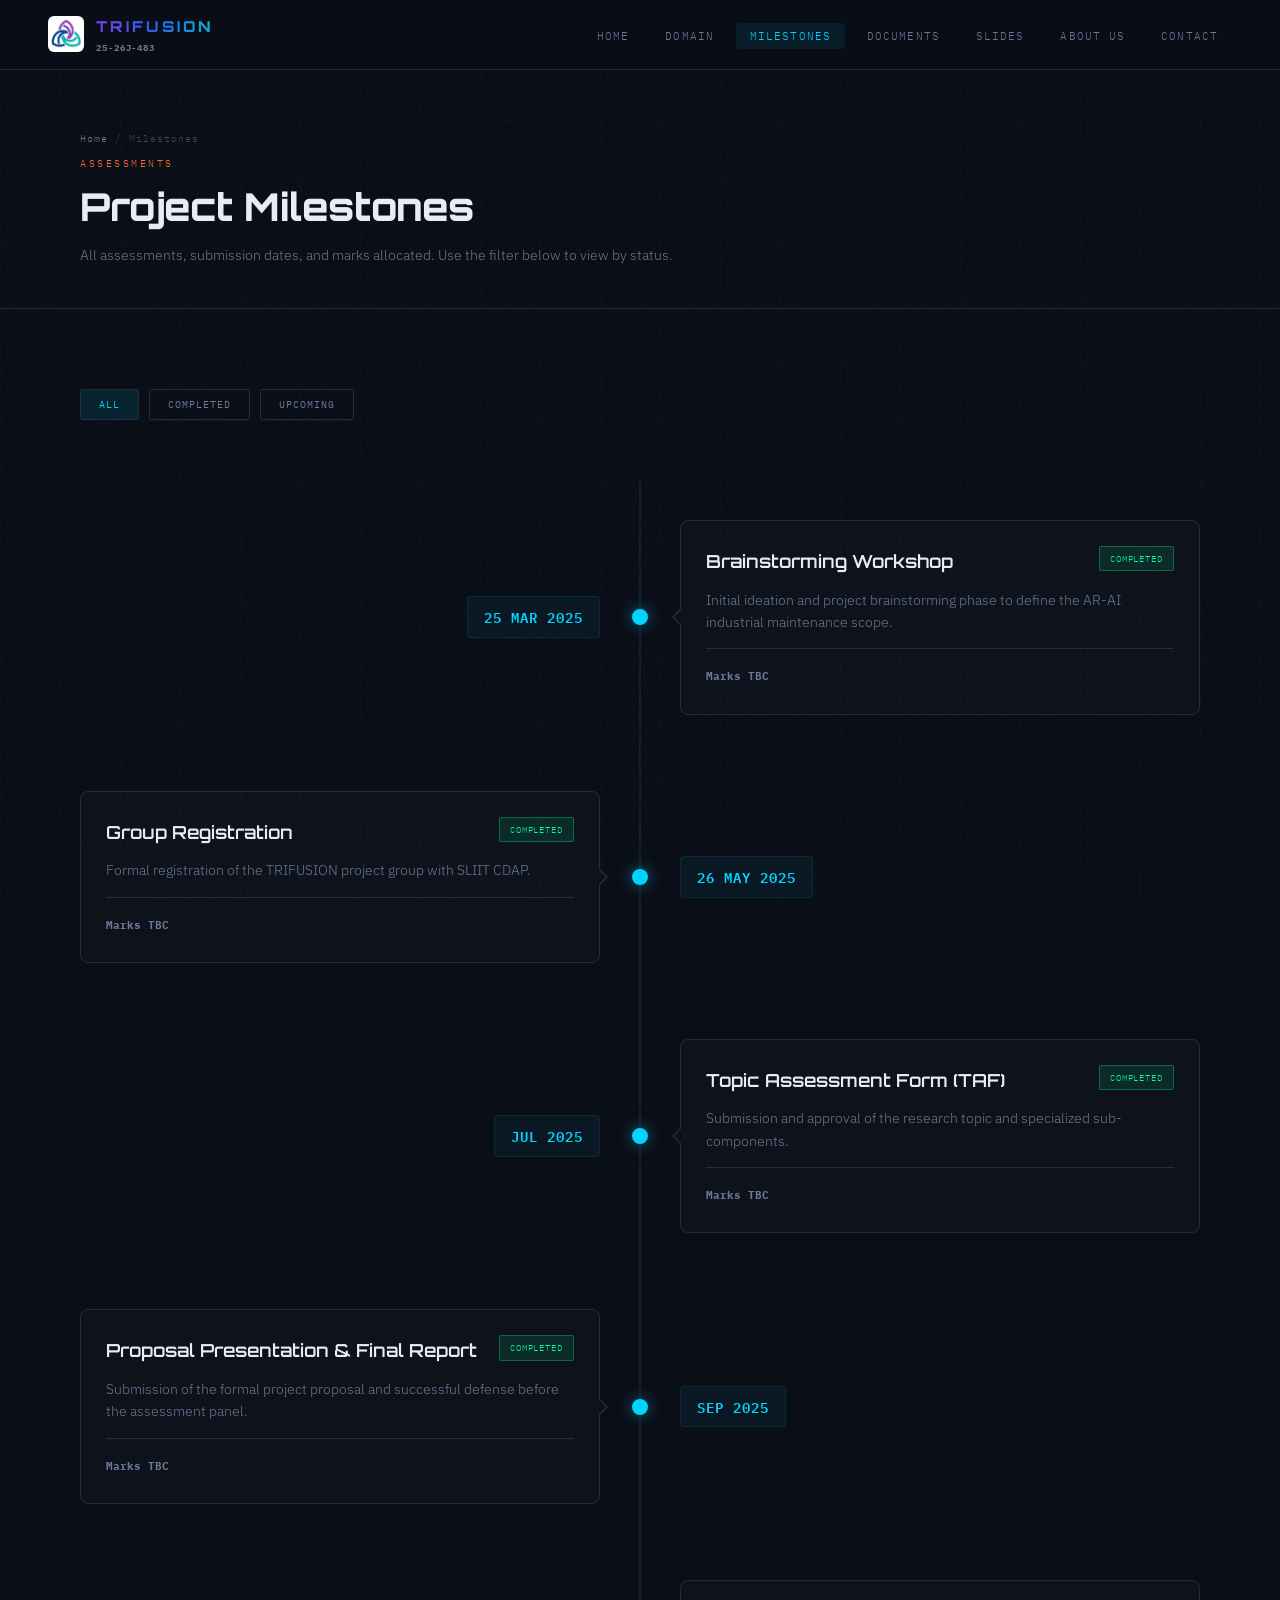
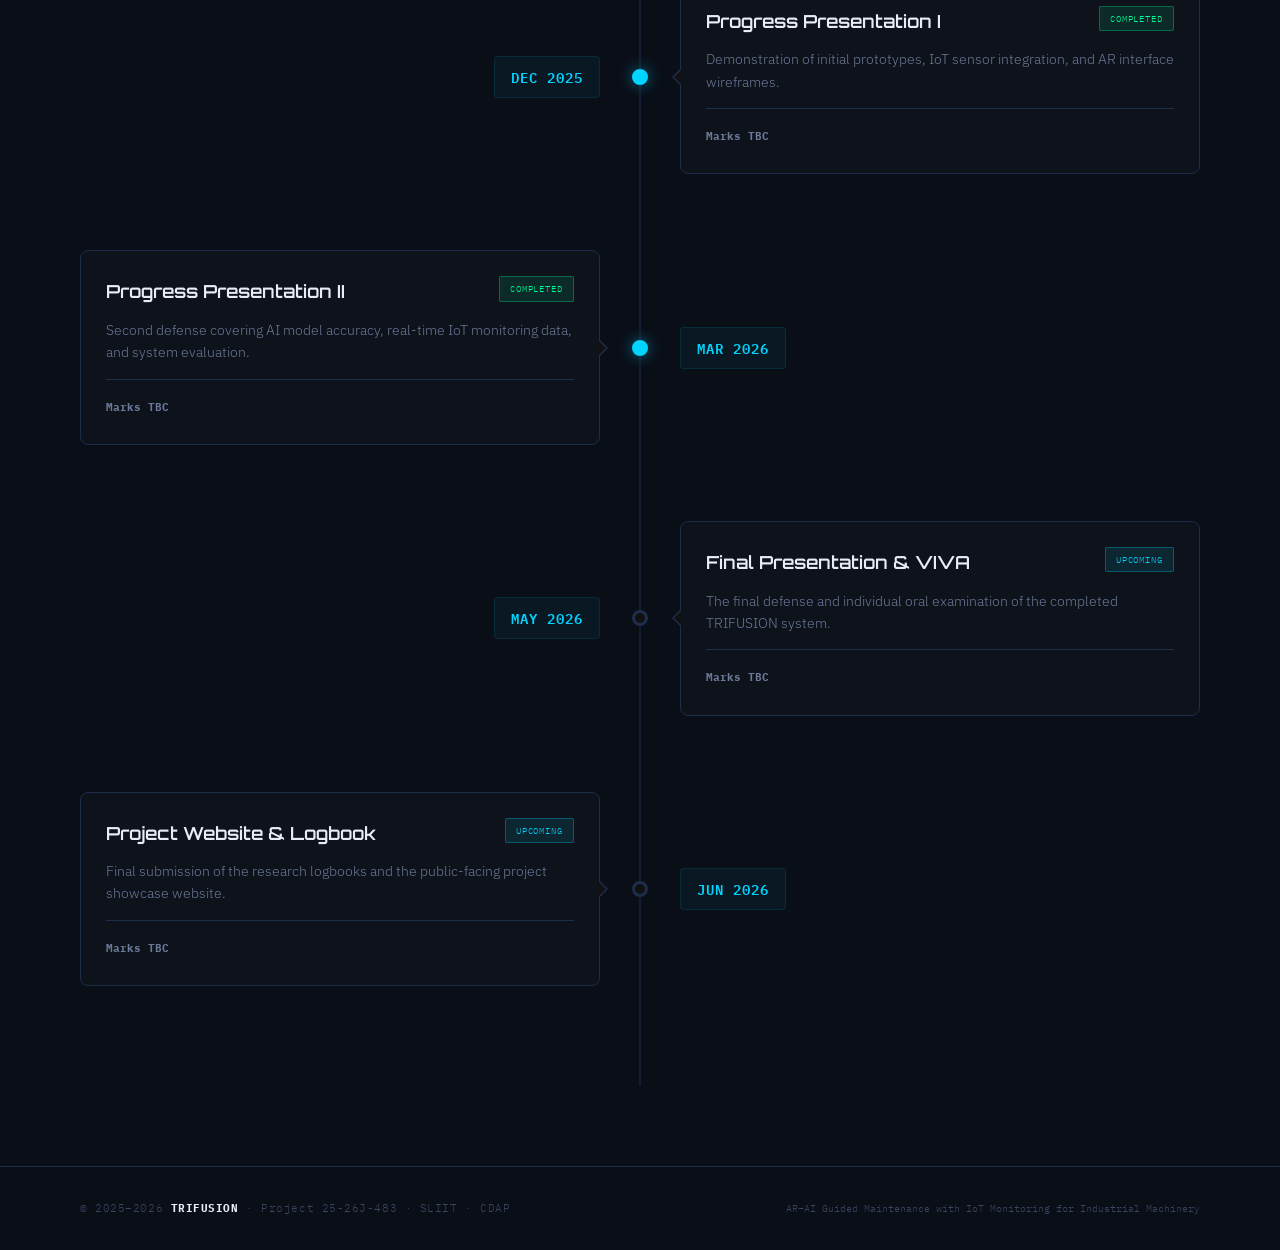
<file: pages/milestones.html>
<!DOCTYPE html>
<html lang="en">
<head>
  <meta charset="UTF-8"/>
  <meta name="viewport" content="width=device-width, initial-scale=1.0"/>
  <title>Milestones | TRIFUSION</title>
  <link rel="stylesheet" href="../css/style.css"/>
  <style>
    /* --- CENTERED ALTERNATING TIMELINE STYLES --- */
    
    .milestone-list {
      position: relative;
      padding: 40px 0;
      margin-top: 20px;
    }

    /* The central vertical line */
    .milestone-list::before {
      content: '';
      position: absolute;
      left: 50%;
      transform: translateX(-50%);
      top: 0;
      bottom: 0;
      width: 2px;
      background: var(--border);
      opacity: 0.5;
    }

    /* Stripped old styles from style.css using overrides */
    .milestone-item {
      display: flex;
      justify-content: space-between;
      align-items: center; /* Aligns dot, time, and card vertically */
      width: 100%;
      margin-bottom: 60px;
      position: relative;
      transition: all 0.3s ease;
      
      /* --- OVERRIDES --- */
      background: transparent !important;
      border: none !important;
      padding: 0 !important;
      box-shadow: none !important;
    }
    
    /* Override any old hover effects on the main row */
    .milestone-item:hover {
      background: transparent !important;
      border: none !important;
      box-shadow: none !important;
      transform: none !important;
    }

    /* Odd items (Left Side Time, Right Side Card) */
    .milestone-item:nth-child(odd) {
      flex-direction: row;
    }
    
    /* Even items (Right Side Time, Left Side Card) */
    .milestone-item:nth-child(even) {
      flex-direction: row-reverse;
    }

    /* --- Time Column --- */
    .milestone-time-col {
      width: calc(50% - 40px); /* Leaves space for the center dot */
    }
    
    /* Align time towards the center line */
    .milestone-item:nth-child(odd) .milestone-time-col {
      text-align: right;
    }
    .milestone-item:nth-child(even) .milestone-time-col {
      text-align: left;
    }

    .milestone-date {
      font-family: 'IBM Plex Mono', monospace;
      font-size: 14px;
      font-weight: 600;
      color: var(--accent-cyan);
      text-transform: uppercase;
      letter-spacing: 1px;
      background: rgba(0, 212, 255, 0.05);
      padding: 8px 16px;
      border-radius: 4px;
      display: inline-block;
      border: 1px solid rgba(0, 212, 255, 0.1);
    }

    /* --- Dot Column --- */
    .milestone-dot-col {
      position: absolute;
      left: 50%;
      transform: translateX(-50%);
      width: 20px;
      display: flex;
      justify-content: center;
      z-index: 2;
    }

    .dot {
      width: 16px;
      height: 16px;
      border-radius: 50%;
      background: var(--background, #111); /* Fallback to dark if var not set */
      border: 3px solid var(--border);
      transition: all 0.3s ease;
    }

    .milestone-item[data-status="done"] .dot {
      background: var(--accent-cyan);
      border-color: var(--accent-cyan);
      box-shadow: 0 0 15px rgba(0, 212, 255, 0.5);
    }

    /* --- Content Card --- */
    .milestone-content-col {
      width: calc(50% - 40px);
      background: rgba(255, 255, 255, 0.02);
      border: 1px solid var(--border);
      padding: 25px;
      border-radius: 8px;
      position: relative;
      transition: all 0.3s ease;
    }

    /* Pointer arrows pointing to the center */
    .milestone-item:nth-child(odd) .milestone-content-col::before {
      content: '';
      position: absolute;
      top: 50%;
      left: -9px;
      transform: translateY(-50%);
      border-width: 9px 9px 9px 0;
      border-style: solid;
      border-color: transparent var(--border) transparent transparent;
      transition: all 0.3s ease;
    }
    .milestone-item:nth-child(even) .milestone-content-col::before {
      content: '';
      position: absolute;
      top: 50%;
      right: -9px;
      transform: translateY(-50%);
      border-width: 9px 0 9px 9px;
      border-style: solid;
      border-color: transparent transparent transparent var(--border);
      transition: all 0.3s ease;
    }
    /* Inner arrows to hide border overlap */
    .milestone-item:nth-child(odd) .milestone-content-col::after {
      content: '';
      position: absolute;
      top: 50%;
      left: -7px;
      transform: translateY(-50%);
      border-width: 8px 8px 8px 0;
      border-style: solid;
      border-color: transparent var(--background, #111) transparent transparent;
    }
    .milestone-item:nth-child(even) .milestone-content-col::after {
      content: '';
      position: absolute;
      top: 50%;
      right: -7px;
      transform: translateY(-50%);
      border-width: 8px 0 8px 8px;
      border-style: solid;
      border-color: transparent transparent transparent var(--background, #111);
    }

    /* Hover interactions (Now only applies to the card itself) */
    .milestone-item:hover .milestone-content-col {
      background: rgba(255, 255, 255, 0.04);
      border-color: var(--accent-cyan);
      transform: translateY(-3px);
      box-shadow: 0 10px 30px rgba(0,0,0,0.2);
    }
    .milestone-item:hover:nth-child(odd) .milestone-content-col::before {
      border-color: transparent var(--accent-cyan) transparent transparent;
    }
    .milestone-item:hover:nth-child(even) .milestone-content-col::before {
      border-color: transparent transparent transparent var(--accent-cyan);
    }

    .milestone-header {
      display: flex;
      justify-content: space-between;
      align-items: flex-start;
      margin-bottom: 12px;
      gap: 15px;
    }

    .milestone-name {
      font-size: 18px;
      font-weight: 600;
      color: var(--text-primary);
    }

    .milestone-desc {
      font-size: 14px;
      line-height: 1.6;
      color: var(--text-muted);
      margin-bottom: 15px;
    }

    .milestone-footer {
      display: flex;
      justify-content: space-between;
      align-items: center;
      border-top: 1px solid var(--border);
      padding-top: 12px;
    }

    /* --- RESPONSIVE MOBILE FIX --- */
    @media (max-width: 768px) {
      .milestone-list::before { 
        left: 30px; 
      }
      .milestone-item, 
      .milestone-item:nth-child(even), 
      .milestone-item:nth-child(odd) {
        flex-direction: column;
        align-items: flex-start;
        /* FIX: Ensure mobile padding overrides the desktop reset */
        padding: 0 0 0 70px !important; 
        position: relative;
        margin-bottom: 40px !important;
      }
      .milestone-time-col,
      .milestone-content-col {
        width: 100%;
        text-align: left !important;
      }
      .milestone-time-col {
        margin-bottom: 15px;
      }
      .milestone-date {
        font-size: 12px;
        padding: 4px 10px;
      }
      .milestone-dot-col {
        left: 30px;
        top: 0;
        transform: translateX(-50%);
        align-items: flex-start;
        padding-top: 4px;
      }
      /* Hide the pointer arrows on mobile */
      .milestone-content-col::before,
      .milestone-content-col::after {
        display: none;
      }
    }
  </style>
</head>
<body>

<nav>
  <a href="../index.html" class="nav-logo">
    <img src="../images/logo.png" alt="TRIFUSION Logo" class="nav-logo-img"/>
    <div class="nav-logo-text">
      <span class="nav-logo-name">TRIFUSION</span>
      <span class="project-id">25-26J-483</span>
    </div>
  </a>
  <ul class="nav-links">
    <li><a href="../index.html">Home</a></li>
    <li><a href="domain.html">Domain</a></li>
    <li><a href="milestones.html">Milestones</a></li>
    <li><a href="documents.html">Documents</a></li>
    <li><a href="presentations.html">Slides</a></li>
    <li><a href="about.html">About Us</a></li>
    <li><a href="contact.html">Contact</a></li>
  </ul>
  <div class="hamburger"><span></span><span></span><span></span></div>
</nav>

<div class="page">
  <div class="page-header">
    <div class="breadcrumb"><a href="../index.html">Home</a> / Milestones</div>
    <div class="page-header-eyebrow">Assessments</div>
    <h1>Project Milestones</h1>
    <p>All assessments, submission dates, and marks allocated. Use the filter below to view by status.</p>
  </div>

  <section class="section">

    <div style="display:flex; gap:10px; margin-bottom:60px; flex-wrap:wrap;">
      <button class="filter-btn active" data-filter="all"
        style="font-family:'IBM Plex Mono',monospace;font-size:10px;letter-spacing:.1em;text-transform:uppercase;padding:8px 18px;border-radius:2px;border:1px solid var(--border);background:rgba(0,212,255,0.1);color:var(--accent-cyan);cursor:pointer;">
        ALL
      </button>
      <button class="filter-btn" data-filter="done"
        style="font-family:'IBM Plex Mono',monospace;font-size:10px;letter-spacing:.1em;text-transform:uppercase;padding:8px 18px;border-radius:2px;border:1px solid var(--border);background:transparent;color:var(--text-muted);cursor:pointer;">
        COMPLETED
      </button>
      <button class="filter-btn" data-filter="upcoming"
        style="font-family:'IBM Plex Mono',monospace;font-size:10px;letter-spacing:.1em;text-transform:uppercase;padding:8px 18px;border-radius:2px;border:1px solid var(--border);background:transparent;color:var(--text-muted);cursor:pointer;">
        UPCOMING
      </button>
    </div>

    <div class="milestone-list" id="milestoneList">

      <div class="milestone-item" data-status="done">
        <div class="milestone-time-col">
          <div class="milestone-date">25 Mar 2025</div>
        </div>
        <div class="milestone-dot-col">
          <div class="dot"></div>
        </div>
        <div class="milestone-content-col">
          <div class="milestone-header">
            <div class="milestone-name">Brainstorming Workshop</div>
            <span class="badge badge-done">Completed</span>
          </div>
          <div class="milestone-desc">Initial ideation and project brainstorming phase to define the AR-AI industrial maintenance scope.</div>
          <div class="milestone-footer">
            <div class="milestone-marks"><span style="font-family:'IBM Plex Mono',monospace;font-size:11px;color:var(--text-muted)">Marks TBC</span></div>
          </div>
        </div>
      </div>

      <div class="milestone-item" data-status="done">
        <div class="milestone-time-col">
          <div class="milestone-date">26 May 2025</div>
        </div>
        <div class="milestone-dot-col">
          <div class="dot"></div>
        </div>
        <div class="milestone-content-col">
          <div class="milestone-header">
            <div class="milestone-name">Group Registration</div>
            <span class="badge badge-done">Completed</span>
          </div>
          <div class="milestone-desc">Formal registration of the TRIFUSION project group with SLIIT CDAP.</div>
          <div class="milestone-footer">
            <div class="milestone-marks"><span style="font-family:'IBM Plex Mono',monospace;font-size:11px;color:var(--text-muted)">Marks TBC</span></div>
          </div>
        </div>
      </div>

      <div class="milestone-item" data-status="done">
        <div class="milestone-time-col">
          <div class="milestone-date">Jul 2025</div>
        </div>
        <div class="milestone-dot-col">
          <div class="dot"></div>
        </div>
        <div class="milestone-content-col">
          <div class="milestone-header">
            <div class="milestone-name">Topic Assessment Form (TAF)</div>
            <span class="badge badge-done">Completed</span>
          </div>
          <div class="milestone-desc">Submission and approval of the research topic and specialized sub-components.</div>
          <div class="milestone-footer">
            <div class="milestone-marks"><span style="font-family:'IBM Plex Mono',monospace;font-size:11px;color:var(--text-muted)">Marks TBC</span></div>
          </div>
        </div>
      </div>

      <div class="milestone-item" data-status="done">
        <div class="milestone-time-col">
          <div class="milestone-date">Sep 2025</div>
        </div>
        <div class="milestone-dot-col">
          <div class="dot"></div>
        </div>
        <div class="milestone-content-col">
          <div class="milestone-header">
            <div class="milestone-name">Proposal Presentation & Final Report</div>
            <span class="badge badge-done">Completed</span>
          </div>
          <div class="milestone-desc">Submission of the formal project proposal and successful defense before the assessment panel.</div>
          <div class="milestone-footer">
            <div class="milestone-marks"><span style="font-family:'IBM Plex Mono',monospace;font-size:11px;color:var(--text-muted)">Marks TBC</span></div>
          </div>
        </div>
      </div>

      <div class="milestone-item" data-status="done">
        <div class="milestone-time-col">
          <div class="milestone-date">Dec 2025</div>
        </div>
        <div class="milestone-dot-col">
          <div class="dot"></div>
        </div>
        <div class="milestone-content-col">
          <div class="milestone-header">
            <div class="milestone-name">Progress Presentation I</div>
            <span class="badge badge-done">Completed</span>
          </div>
          <div class="milestone-desc">Demonstration of initial prototypes, IoT sensor integration, and AR interface wireframes.</div>
          <div class="milestone-footer">
            <div class="milestone-marks"><span style="font-family:'IBM Plex Mono',monospace;font-size:11px;color:var(--text-muted)">Marks TBC</span></div>
          </div>
        </div>
      </div>

      <div class="milestone-item" data-status="done">
        <div class="milestone-time-col">
          <div class="milestone-date">Mar 2026</div>
        </div>
        <div class="milestone-dot-col">
          <div class="dot"></div>
        </div>
        <div class="milestone-content-col">
          <div class="milestone-header">
            <div class="milestone-name">Progress Presentation II</div>
            <span class="badge badge-done">Completed</span>
          </div>
          <div class="milestone-desc">Second defense covering AI model accuracy, real-time IoT monitoring data, and system evaluation.</div>
          <div class="milestone-footer">
            <div class="milestone-marks"><span style="font-family:'IBM Plex Mono',monospace;font-size:11px;color:var(--text-muted)">Marks TBC</span></div>
          </div>
        </div>
      </div>

      <div class="milestone-item" data-status="upcoming">
        <div class="milestone-time-col">
          <div class="milestone-date">May 2026</div>
        </div>
        <div class="milestone-dot-col">
          <div class="dot"></div>
        </div>
        <div class="milestone-content-col">
          <div class="milestone-header">
            <div class="milestone-name">Final Presentation & VIVA</div>
            <span class="badge badge-upcoming">Upcoming</span>
          </div>
          <div class="milestone-desc">The final defense and individual oral examination of the completed TRIFUSION system.</div>
          <div class="milestone-footer">
            <div class="milestone-marks"><span style="font-family:'IBM Plex Mono',monospace;font-size:11px;color:var(--text-muted)">Marks TBC</span></div>
          </div>
        </div>
      </div>

      <div class="milestone-item" data-status="upcoming">
        <div class="milestone-time-col">
          <div class="milestone-date">Jun 2026</div>
        </div>
        <div class="milestone-dot-col">
          <div class="dot"></div>
        </div>
        <div class="milestone-content-col">
          <div class="milestone-header">
            <div class="milestone-name">Project Website & Logbook</div>
            <span class="badge badge-upcoming">Upcoming</span>
          </div>
          <div class="milestone-desc">Final submission of the research logbooks and the public-facing project showcase website.</div>
          <div class="milestone-footer">
            <div class="milestone-marks"><span style="font-family:'IBM Plex Mono',monospace;font-size:11px;color:var(--text-muted)">Marks TBC</span></div>
          </div>
        </div>
      </div>

    </div>
  </section>

  <footer>
    <div class="footer-left">© 2025–2026 <strong style="color:var(--text-primary)">TRIFUSION</strong> · Project 25-26J-483 · SLIIT · CDAP</div>
    <div class="footer-right">AR–AI Guided Maintenance with IoT Monitoring for Industrial Machinery</div>
  </footer>
</div>

<script src="../js/main.js"></script>
<script>
  const filterBtns = document.querySelectorAll('.filter-btn');
  const items = document.querySelectorAll('.milestone-item');

  filterBtns.forEach(btn => {
    btn.addEventListener('click', () => {
      // Reset filter button styles
      filterBtns.forEach(b => {
        b.style.background = 'transparent';
        b.style.color = 'var(--text-muted)';
      });
      // Set active button style
      btn.style.background = 'rgba(0,212,255,0.1)';
      btn.style.color = 'var(--accent-cyan)';

      const filter = btn.dataset.filter;
      items.forEach(item => {
        // Timeline filtering logic
        if (filter === 'all' || item.dataset.status === filter) {
            item.style.display = 'flex';
        } else {
            item.style.display = 'none';
        }
      });
    });
  });
</script>
</body>
</html>
</file>
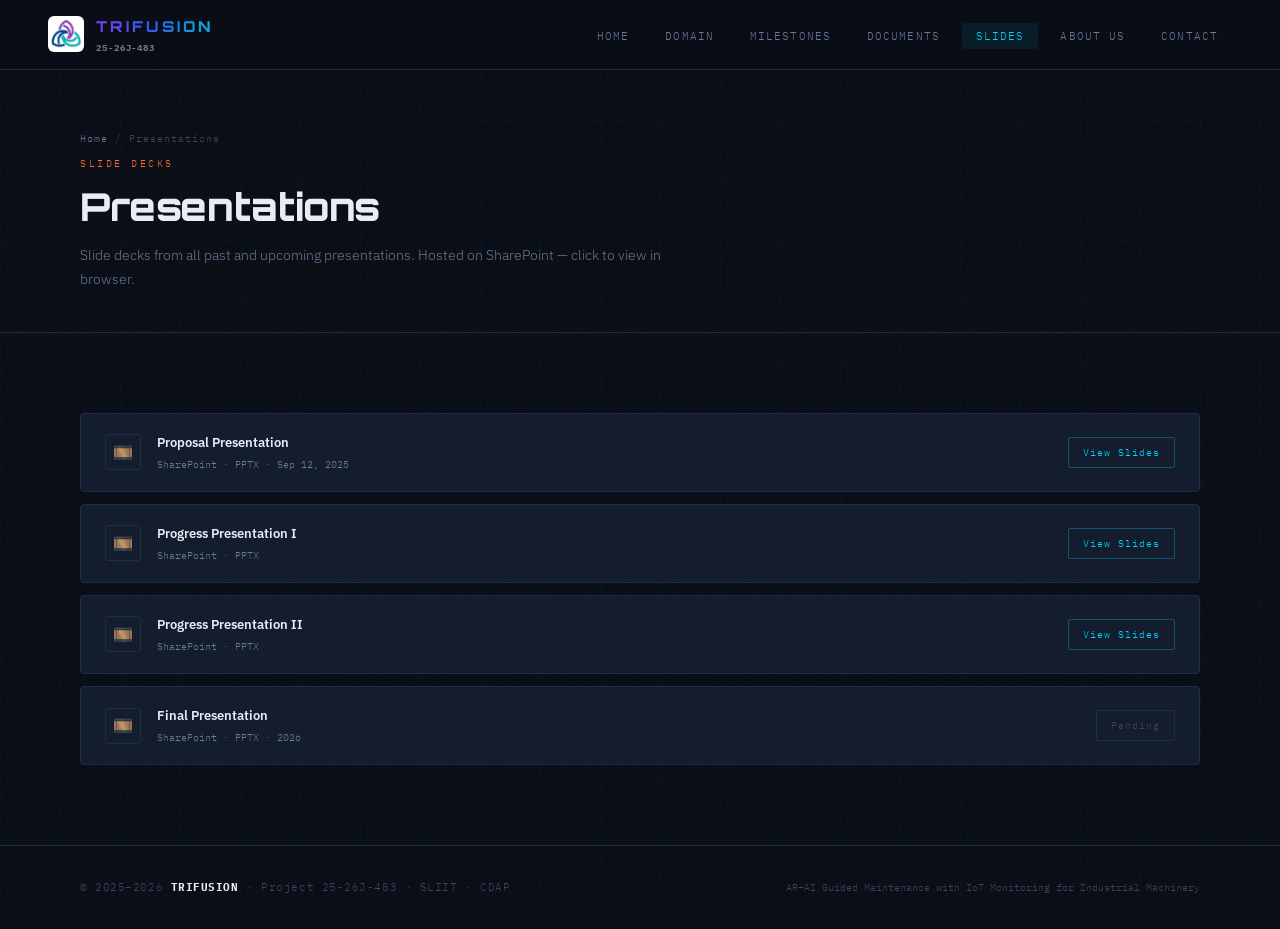
<file: pages/presentations.html>
<!DOCTYPE html>
<html lang="en">
<head>
  <meta charset="UTF-8"/>
  <meta name="viewport" content="width=device-width, initial-scale=1.0"/>
  <title>Presentations | TRIFUSION</title>
  <link rel="stylesheet" href="../css/style.css"/>
</head>
<body>

<nav>
  <a href="../index.html" class="nav-logo">
    <img src="../images/logo.png" alt="TRIFUSION Logo" class="nav-logo-img"/>
    <div class="nav-logo-text">
      <span class="nav-logo-name">TRIFUSION</span>
      <span class="project-id">25-26J-483</span>
    </div>
  </a>
  <ul class="nav-links">
    <li><a href="../index.html">Home</a></li>
    <li><a href="domain.html">Domain</a></li>
    <li><a href="milestones.html">Milestones</a></li>
    <li><a href="documents.html">Documents</a></li>
    <li><a href="presentations.html">Slides</a></li>
    <li><a href="about.html">About Us</a></li>
    <li><a href="contact.html">Contact</a></li>
  </ul>
  <div class="hamburger"><span></span><span></span><span></span></div>
</nav>

<div class="page">
  <div class="page-header">
    <div class="breadcrumb"><a href="../index.html">Home</a> / Presentations</div>
    <div class="page-header-eyebrow">Slide Decks</div>
    <h1>Presentations</h1>
    <p>Slide decks from all past and upcoming presentations. Hosted on SharePoint — click to view in browser.</p>
  </div>

  <section class="section">
    <div class="doc-list">

      <div class="doc-item">
        <div class="doc-info">
          <div class="doc-icon">🎞️</div>
          <div>
            <div class="doc-name">Proposal Presentation</div>
            <div class="doc-type">SharePoint · PPTX · Sep 12, 2025</div>
          </div>
        </div>
        <!-- Replace # with your SharePoint link -->
        <a href="https://mysliit-my.sharepoint.com/:p:/g/personal/it22347558_my_sliit_lk/IQAtcJt6E1W9ToWhR_nga6x-AWT9ya-oq3Qf2-s2dsJ-dX0?e=7eadtN" class="doc-link">View Slides</a>
      </div>

      <div class="doc-item">
        <div class="doc-info">
          <div class="doc-icon">🎞️</div>
          <div>
            <div class="doc-name">Progress Presentation I</div>
            <div class="doc-type">SharePoint · PPTX</div>
          </div>
        </div>
        <a href="https://mysliit-my.sharepoint.com/:b:/g/personal/it22347558_my_sliit_lk/IQCgsIsD0oXDSLORCDqWhvWhAaF5uBt_QEJcyoVzl4uPB6c?e=wgoVaE" class="doc-link">View Slides</a>
      </div>

      <div class="doc-item">
        <div class="doc-info">
          <div class="doc-icon">🎞️</div>
          <div>
            <div class="doc-name">Progress Presentation II</div>
            <div class="doc-type">SharePoint · PPTX</div>
          </div>
        </div>
        <a href="https://mysliit-my.sharepoint.com/:p:/g/personal/it22347558_my_sliit_lk/IQA1gAu_ZRu0SK6GJACVgUICAdLqUbEV7bUeazxmlKyIX7M?e=fHHMk9" class="doc-link">View Slides</a>
      </div>

      <div class="doc-item">
        <div class="doc-info">
          <div class="doc-icon">🎞️</div>
          <div>
            <div class="doc-name">Final Presentation</div>
            <div class="doc-type">SharePoint · PPTX · 2026</div>
          </div>
        </div>
        <a href="#" class="doc-link pending">Pending</a>
      </div>

    </div>
  </section>

  <footer>
    <div class="footer-left">© 2025–2026 <strong style="color:var(--text-primary)">TRIFUSION</strong> · Project 25-26J-483 · SLIIT · CDAP</div>
    <div class="footer-right">AR–AI Guided Maintenance with IoT Monitoring for Industrial Machinery</div>
  </footer>
</div>

<script src="../js/main.js"></script>
</body>
</html>
</file>
<file: css/style.css>
@import url('https://fonts.googleapis.com/css2?family=Orbitron:wght@400;600;800&family=IBM+Plex+Mono:wght@300;400;500&family=IBM+Plex+Sans:ital,wght@0,300;0,400;0,600;1,300&display=swap');

:root {
  --bg-primary: #0a0e17;
  --bg-secondary: #0f1520;
  --bg-card: #131d2e;
  --accent-cyan: #00d4ff;
  --accent-orange: #ff6b35;
  --accent-green: #00ff9d;
  --text-primary: #e8edf5;
  --text-muted: #6b7a99;
  --text-dim: #3a4560;
  --border: #1e2d4a;
  --border-glow: rgba(0, 212, 255, 0.3);
  --nav-height: 70px;
}

* { margin: 0; padding: 0; box-sizing: border-box; }

html { scroll-behavior: smooth; }

body {
  background: var(--bg-primary);
  color: var(--text-primary);
  font-family: 'IBM Plex Sans', sans-serif;
  font-weight: 300;
  line-height: 1.7;
  min-height: 100vh;
  overflow-x: hidden;
}

/* ── NOISE TEXTURE OVERLAY ── */
body::before {
  content: '';
  position: fixed;
  inset: 0;
  background-image: url("data:image/svg+xml,%3Csvg viewBox='0 0 256 256' xmlns='http://www.w3.org/2000/svg'%3E%3Cfilter id='noise'%3E%3CfeTurbulence type='fractalNoise' baseFrequency='0.9' numOctaves='4' stitchTiles='stitch'/%3E%3C/filter%3E%3Crect width='100%25' height='100%25' filter='url(%23noise)' opacity='0.03'/%3E%3C/svg%3E");
  pointer-events: none;
  z-index: 0;
  opacity: 0.4;
}

/* ── GRID BG ── */
body::after {
  content: '';
  position: fixed;
  inset: 0;
  background-image:
    linear-gradient(rgba(0,212,255,0.03) 1px, transparent 1px),
    linear-gradient(90deg, rgba(0,212,255,0.03) 1px, transparent 1px);
  background-size: 60px 60px;
  pointer-events: none;
  z-index: 0;
}

/* ── NAVBAR ── */
nav {
  position: fixed;
  top: 0; left: 0; right: 0;
  height: var(--nav-height);
  background: rgba(10,14,23,0.92);
  backdrop-filter: blur(20px);
  border-bottom: 1px solid var(--border);
  display: flex;
  align-items: center;
  justify-content: space-between;
  padding: 0 48px;
  z-index: 1000;
}

.nav-logo {
  font-family: 'Orbitron', monospace;
  font-size: 16px;
  font-weight: 800;
  color: var(--text-primary);
  letter-spacing: 0.18em;
  text-decoration: none;
  display: flex;
  align-items: center;
  gap: 12px;
}

.nav-logo img.nav-logo-img {
  height: 36px;
  width: 36px;
  object-fit: contain;
  border-radius: 6px;
  background: #fff;
  padding: 3px;
}

.nav-logo-text {
  display: flex;
  flex-direction: column;
  gap: 1px;
}

.nav-logo-name {
  font-family: 'Orbitron', monospace;
  font-size: 15px;
  font-weight: 800;
  letter-spacing: 0.22em;
  background: linear-gradient(90deg, #7c3aed, #2563eb, #06b6d4);
  -webkit-background-clip: text;
  -webkit-text-fill-color: transparent;
  background-clip: text;
}

.nav-logo .project-id {
  font-family: 'IBM Plex Mono', monospace;
  font-size: 9px;
  color: var(--text-muted);
  letter-spacing: 0.1em;
  -webkit-text-fill-color: var(--text-muted);
}

.nav-links {
  display: flex;
  align-items: center;
  gap: 8px;
  list-style: none;
}

.nav-links a {
  font-family: 'IBM Plex Mono', monospace;
  font-size: 11px;
  letter-spacing: 0.1em;
  color: var(--text-muted);
  text-decoration: none;
  padding: 6px 14px;
  border-radius: 3px;
  transition: all 0.2s;
  text-transform: uppercase;
}

.nav-links a:hover,
.nav-links a.active {
  color: var(--accent-cyan);
  background: rgba(0,212,255,0.08);
}

.hamburger {
  display: none;
  flex-direction: column;
  gap: 5px;
  cursor: pointer;
  padding: 4px;
}
.hamburger span {
  width: 24px; height: 2px;
  background: var(--text-muted);
  transition: all 0.3s;
}

/* ── PAGE WRAPPER ── */
.page {
  position: relative;
  z-index: 1;
  padding-top: var(--nav-height);
  min-height: 100vh;
}

/* ── HERO SECTION (index only) ── */
.hero {
  min-height: calc(100vh - var(--nav-height));
  display: flex;
  flex-direction: column;
  justify-content: center;
  padding: 80px 80px 60px;
  position: relative;
  overflow: hidden;
}

.hero-eyebrow {
  font-family: 'IBM Plex Mono', monospace;
  font-size: 11px;
  color: var(--accent-orange);
  letter-spacing: 0.25em;
  text-transform: uppercase;
  margin-bottom: 24px;
  display: flex;
  align-items: center;
  gap: 12px;
}

.hero-eyebrow::before {
  content: '';
  width: 32px; height: 1px;
  background: var(--accent-orange);
}

.hero h1 {
  font-family: 'Orbitron', monospace;
  font-size: clamp(28px, 4.5vw, 62px);
  font-weight: 800;
  line-height: 1.1;
  letter-spacing: -0.01em;
  max-width: 800px;
  margin-bottom: 8px;
}

.hero h1 .line-accent {
  color: var(--accent-cyan);
  display: block;
}

.hero h1 .line-dim {
  color: var(--text-muted);
  font-weight: 400;
  font-size: 0.6em;
  letter-spacing: 0.05em;
}

.hero-desc {
  max-width: 520px;
  color: var(--text-muted);
  font-size: 15px;
  line-height: 1.8;
  margin: 32px 0 48px;
  border-left: 2px solid var(--accent-cyan);
  padding-left: 20px;
}

.hero-tags {
  display: flex;
  flex-wrap: wrap;
  gap: 10px;
  margin-bottom: 56px;
}

.tag {
  font-family: 'IBM Plex Mono', monospace;
  font-size: 10px;
  letter-spacing: 0.1em;
  text-transform: uppercase;
  padding: 6px 14px;
  border-radius: 2px;
  border: 1px solid var(--border);
  color: var(--text-muted);
  background: rgba(255,255,255,0.02);
}

.tag.cyan { border-color: rgba(0,212,255,0.4); color: var(--accent-cyan); background: rgba(0,212,255,0.05); }
.tag.orange { border-color: rgba(255,107,53,0.4); color: var(--accent-orange); background: rgba(255,107,53,0.05); }
.tag.green { border-color: rgba(0,255,157,0.4); color: var(--accent-green); background: rgba(0,255,157,0.05); }

.hero-stats {
  display: flex;
  gap: 48px;
}

.stat {
  display: flex;
  flex-direction: column;
  gap: 4px;
}

.stat-value {
  font-family: 'Orbitron', monospace;
  font-size: 28px;
  font-weight: 800;
  color: var(--accent-cyan);
}

.stat-label {
  font-family: 'IBM Plex Mono', monospace;
  font-size: 10px;
  color: var(--text-muted);
  letter-spacing: 0.1em;
  text-transform: uppercase;
}

/* Hero diagram */
.hero-visual {
  position: absolute;
  right: 80px;
  top: 50%;
  transform: translateY(-50%);
  width: 380px;
  opacity: 0.7;
}

/* ── SECTION LAYOUT ── */
.section {
  padding: 80px 80px;
  position: relative;
  z-index: 1;
}

.section-header {
  display: flex;
  align-items: flex-start;
  justify-content: space-between;
  margin-bottom: 56px;
  border-bottom: 1px solid var(--border);
  padding-bottom: 32px;
}

.section-title-block {}

.section-eyebrow {
  font-family: 'IBM Plex Mono', monospace;
  font-size: 10px;
  color: var(--accent-orange);
  letter-spacing: 0.25em;
  text-transform: uppercase;
  margin-bottom: 10px;
}

.section-title {
  font-family: 'Orbitron', monospace;
  font-size: clamp(22px, 2.5vw, 36px);
  font-weight: 600;
  color: var(--text-primary);
  letter-spacing: -0.01em;
}

/* ── CARDS ── */
.cards-grid {
  display: grid;
  grid-template-columns: repeat(auto-fill, minmax(300px, 1fr));
  gap: 24px;
}

.card {
  background: var(--bg-card);
  border: 1px solid var(--border);
  border-radius: 4px;
  padding: 32px;
  position: relative;
  transition: border-color 0.3s, box-shadow 0.3s;
  overflow: hidden;
}

.card::before {
  content: '';
  position: absolute;
  top: 0; left: 0; right: 0;
  height: 2px;
  background: linear-gradient(90deg, var(--accent-cyan), transparent);
  opacity: 0;
  transition: opacity 0.3s;
}

.card:hover {
  border-color: var(--border-glow);
  box-shadow: 0 0 30px rgba(0,212,255,0.07);
}

.card:hover::before { opacity: 1; }

.card-icon {
  width: 40px; height: 40px;
  margin-bottom: 20px;
  display: flex;
  align-items: center;
  justify-content: center;
  border: 1px solid var(--border);
  border-radius: 4px;
  font-size: 18px;
}

.card-label {
  font-family: 'IBM Plex Mono', monospace;
  font-size: 9px;
  color: var(--accent-cyan);
  letter-spacing: 0.2em;
  text-transform: uppercase;
  margin-bottom: 8px;
}

.card h3 {
  font-family: 'Orbitron', monospace;
  font-size: 14px;
  font-weight: 600;
  color: var(--text-primary);
  margin-bottom: 12px;
  letter-spacing: 0.03em;
}

.card p, .card li {
  font-size: 13px;
  color: var(--text-muted);
  line-height: 1.7;
}

.card ul { list-style: none; }
.card ul li { padding: 4px 0; }
.card ul li::before { content: '→ '; color: var(--accent-cyan); }

/* ── MEMBER CARD ── */
.member-card {
  background: var(--bg-card);
  border: 1px solid var(--border);
  border-radius: 4px;
  padding: 28px;
  display: flex;
  align-items: center;
  gap: 24px;
  transition: border-color 0.3s;
}
.member-card:hover { border-color: var(--border-glow); }

.member-avatar {
  width: 72px; height: 72px;
  border-radius: 4px;
  border: 1px solid var(--border);
  background: var(--bg-secondary);
  flex-shrink: 0;
  overflow: hidden;
  display: flex;
  align-items: center;
  justify-content: center;
  font-family: 'Orbitron', monospace;
  font-size: 20px;
  color: var(--accent-cyan);
}

.member-avatar img { width: 100%; height: 100%; object-fit: cover; }

.member-info h3 {
  font-family: 'Orbitron', monospace;
  font-size: 13px;
  font-weight: 600;
  margin-bottom: 4px;
}

.member-reg {
  font-family: 'IBM Plex Mono', monospace;
  font-size: 10px;
  color: var(--accent-orange);
  letter-spacing: 0.1em;
  margin-bottom: 6px;
}

.member-role {
  font-size: 12px;
  color: var(--text-muted);
}

.member-email {
  font-family: 'IBM Plex Mono', monospace;
  font-size: 11px;
  color: var(--accent-cyan);
  text-decoration: none;
  margin-top: 6px;
  display: inline-block;
}
.member-email:hover { text-decoration: underline; }

/* ── MILESTONE TABLE ── */
.milestone-list { display: flex; flex-direction: column; gap: 16px; }

.milestone-item {
  background: var(--bg-card);
  border: 1px solid var(--border);
  border-radius: 4px;
  padding: 24px 28px;
  display: grid;
  grid-template-columns: 2fr 1fr 1fr auto;
  align-items: center;
  gap: 24px;
  transition: border-color 0.3s;
}

.milestone-item:hover { border-color: var(--border-glow); }

.milestone-name {
  font-family: 'Orbitron', monospace;
  font-size: 12px;
  font-weight: 600;
  color: var(--text-primary);
}

.milestone-desc {
  font-size: 12px;
  color: var(--text-muted);
  margin-top: 4px;
}

.milestone-date {
  font-family: 'IBM Plex Mono', monospace;
  font-size: 11px;
  color: var(--text-muted);
}

.milestone-marks {
  font-family: 'Orbitron', monospace;
  font-size: 16px;
  font-weight: 800;
  color: var(--accent-cyan);
}

.badge {
  font-family: 'IBM Plex Mono', monospace;
  font-size: 9px;
  padding: 4px 10px;
  border-radius: 2px;
  text-transform: uppercase;
  letter-spacing: 0.1em;
  white-space: nowrap;
}

.badge-done { background: rgba(0,255,157,0.1); color: var(--accent-green); border: 1px solid rgba(0,255,157,0.3); }
.badge-pending { background: rgba(255,107,53,0.1); color: var(--accent-orange); border: 1px solid rgba(255,107,53,0.3); }
.badge-upcoming { background: rgba(0,212,255,0.1); color: var(--accent-cyan); border: 1px solid rgba(0,212,255,0.3); }

/* ── DOC LIST ── */
.doc-list { display: flex; flex-direction: column; gap: 12px; }

.doc-item {
  background: var(--bg-card);
  border: 1px solid var(--border);
  border-radius: 4px;
  padding: 18px 24px;
  display: flex;
  align-items: center;
  justify-content: space-between;
  gap: 16px;
  transition: border-color 0.3s;
}

.doc-item:hover { border-color: var(--border-glow); }

.doc-info { display: flex; align-items: center; gap: 16px; }

.doc-icon {
  width: 36px; height: 36px;
  display: flex; align-items: center; justify-content: center;
  border: 1px solid var(--border);
  border-radius: 3px;
  font-size: 16px;
  flex-shrink: 0;
}

.doc-name {
  font-size: 13px;
  font-weight: 600;
  color: var(--text-primary);
}

.doc-type {
  font-family: 'IBM Plex Mono', monospace;
  font-size: 10px;
  color: var(--text-muted);
  margin-top: 2px;
}

.doc-link {
  font-family: 'IBM Plex Mono', monospace;
  font-size: 10px;
  color: var(--accent-cyan);
  text-decoration: none;
  padding: 6px 14px;
  border: 1px solid rgba(0,212,255,0.3);
  border-radius: 2px;
  letter-spacing: 0.1em;
  white-space: nowrap;
  transition: all 0.2s;
}

.doc-link:hover {
  background: rgba(0,212,255,0.1);
}

.doc-link.pending {
  color: var(--text-dim);
  border-color: var(--border);
  cursor: default;
}

/* ── CONTACT FORM ── */
.contact-grid {
  display: grid;
  grid-template-columns: 1fr 1fr;
  gap: 48px;
}

.form-group { margin-bottom: 20px; }

.form-label {
  font-family: 'IBM Plex Mono', monospace;
  font-size: 10px;
  color: var(--text-muted);
  letter-spacing: 0.15em;
  text-transform: uppercase;
  margin-bottom: 8px;
  display: block;
}

.form-control {
  width: 100%;
  background: var(--bg-card);
  border: 1px solid var(--border);
  border-radius: 3px;
  color: var(--text-primary);
  font-family: 'IBM Plex Sans', sans-serif;
  font-size: 14px;
  padding: 12px 16px;
  outline: none;
  transition: border-color 0.2s;
}

.form-control:focus { border-color: var(--accent-cyan); }
.form-control::placeholder { color: var(--text-dim); }

textarea.form-control { resize: vertical; min-height: 140px; }

.btn-primary {
  font-family: 'IBM Plex Mono', monospace;
  font-size: 11px;
  letter-spacing: 0.15em;
  text-transform: uppercase;
  padding: 14px 32px;
  background: var(--accent-cyan);
  color: var(--bg-primary);
  border: none;
  border-radius: 3px;
  cursor: pointer;
  font-weight: 500;
  transition: opacity 0.2s;
}

.btn-primary:hover { opacity: 0.85; }

/* ── PAGE HEADER (inner pages) ── */
.page-header {
  padding: 60px 80px 40px;
  border-bottom: 1px solid var(--border);
}

.page-header-eyebrow {
  font-family: 'IBM Plex Mono', monospace;
  font-size: 10px;
  color: var(--accent-orange);
  letter-spacing: 0.25em;
  text-transform: uppercase;
  margin-bottom: 12px;
}

.page-header h1 {
  font-family: 'Orbitron', monospace;
  font-size: clamp(24px, 3vw, 44px);
  font-weight: 800;
  line-height: 1.15;
  letter-spacing: -0.01em;
}

.page-header p {
  color: var(--text-muted);
  font-size: 14px;
  margin-top: 16px;
  max-width: 600px;
}

/* ── FOOTER ── */
footer {
  border-top: 1px solid var(--border);
  padding: 32px 80px;
  display: flex;
  align-items: center;
  justify-content: space-between;
  position: relative;
  z-index: 1;
}

.footer-left {
  font-family: 'IBM Plex Mono', monospace;
  font-size: 11px;
  color: var(--text-dim);
  letter-spacing: 0.05em;
}

.footer-right {
  font-family: 'IBM Plex Mono', monospace;
  font-size: 10px;
  color: var(--text-dim);
}

/* ── DIVIDER ── */
.divider {
  border: none;
  border-top: 1px solid var(--border);
  margin: 40px 0;
}

/* ── BREADCRUMB ── */
.breadcrumb {
  font-family: 'IBM Plex Mono', monospace;
  font-size: 10px;
  color: var(--text-dim);
  letter-spacing: 0.1em;
  margin-bottom: 8px;
}

.breadcrumb a { color: var(--text-muted); text-decoration: none; }
.breadcrumb a:hover { color: var(--accent-cyan); }

/* ── SVG DIAGRAM ── */
.diagram-wrapper {
  background: var(--bg-card);
  border: 1px solid var(--border);
  border-radius: 4px;
  padding: 32px;
  text-align: center;
}

/* ── TECH STACK PILLS ── */
.tech-list {
  display: flex;
  flex-wrap: wrap;
  gap: 8px;
  margin-top: 12px;
}

.tech-pill {
  font-family: 'IBM Plex Mono', monospace;
  font-size: 10px;
  padding: 4px 12px;
  background: rgba(0,212,255,0.05);
  border: 1px solid rgba(0,212,255,0.2);
  border-radius: 2px;
  color: var(--accent-cyan);
  letter-spacing: 0.08em;
}

/* ── RESPONSIVE ── */
@media (max-width: 900px) {
  nav { padding: 0 24px; }
  .nav-links { display: none; flex-direction: column; position: absolute; top: var(--nav-height); left: 0; right: 0; background: var(--bg-primary); border-bottom: 1px solid var(--border); padding: 16px 24px; gap: 4px; }
  .nav-links.open { display: flex; }
  .hamburger { display: flex; }
  .hero, .section { padding: 48px 24px; }
  .page-header { padding: 40px 24px 32px; }
  footer { padding: 24px; flex-direction: column; gap: 8px; text-align: center; }
  .hero h1 { font-size: 28px; }
  .hero-visual { display: none; }
  .hero-stats { gap: 24px; flex-wrap: wrap; }
  .milestone-item { grid-template-columns: 1fr; gap: 8px; }
  .contact-grid { grid-template-columns: 1fr; }
}
</file>
